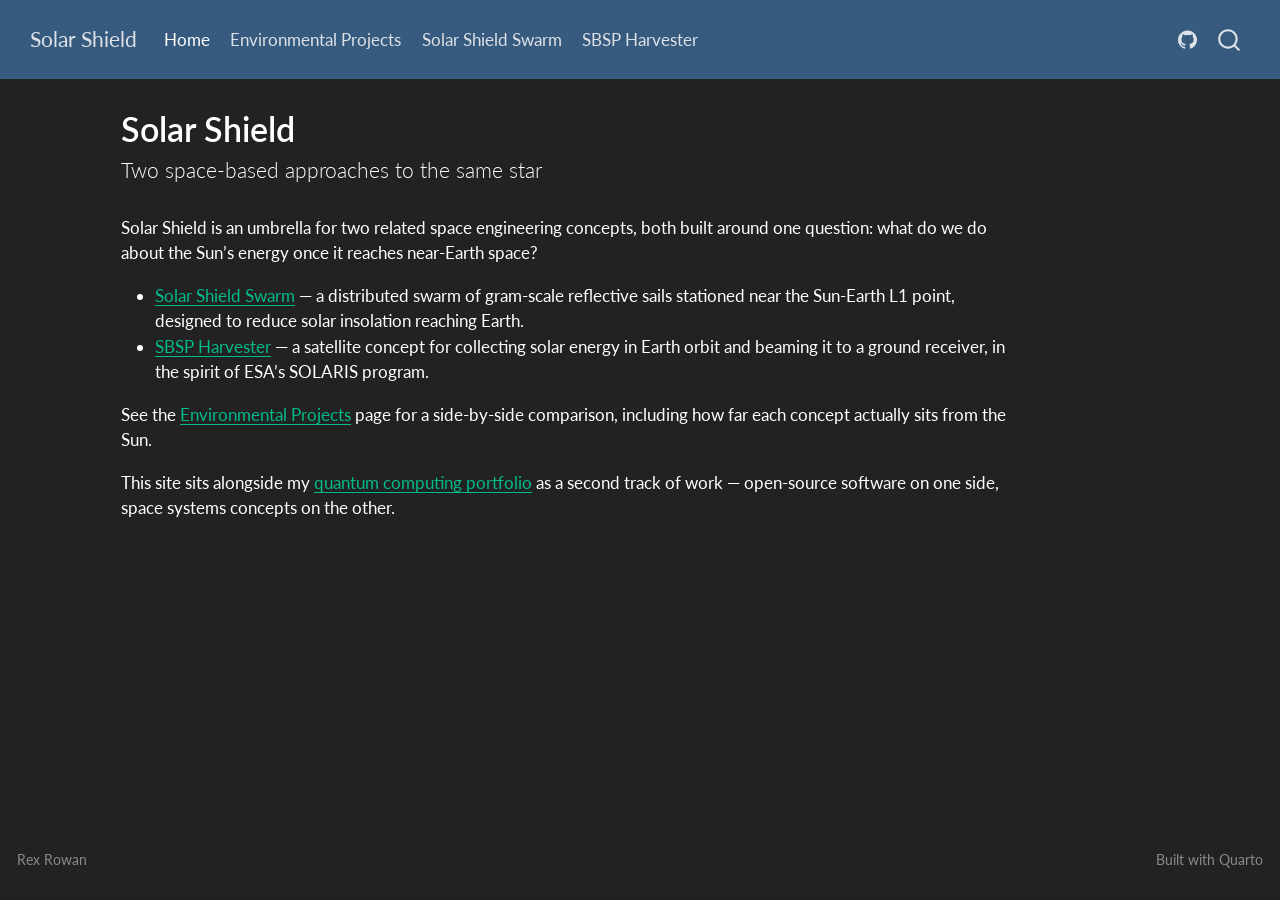
<file: index.html>
<!DOCTYPE html>
<html xmlns="http://www.w3.org/1999/xhtml" lang="en" xml:lang="en"><head>

<meta charset="utf-8">
<meta name="generator" content="quarto-1.10.18">

<meta name="viewport" content="width=device-width, initial-scale=1.0, user-scalable=yes">


<title>Solar Shield</title>
<style>
/* Default styles provided by pandoc.
** See https://pandoc.org/MANUAL.html#variables-for-html for config info.
*/
span.smallcaps{font-variant: small-caps;}
div.columns{display: flex; gap: 1.5em;}
div.column{flex: auto;}
@media screen {
div.columns{gap: min(4vw, 1.5em);}
div.column{overflow-x: auto;}
}
div.hanging-indent{margin-left: 1.5em; text-indent: -1.5em;}
ul.task-list{list-style: none;}
ul.task-list li input[type="checkbox"] {
  width: 0.8em;
  margin: 0 0.8em 0.2em -1em; /* quarto-specific, see https://github.com/quarto-dev/quarto-cli/issues/4556 */ 
  vertical-align: middle;
}
</style>


<script src="site_libs/quarto-nav/quarto-nav.js"></script>
<script src="site_libs/quarto-nav/headroom.min.js"></script>
<script src="site_libs/clipboard/clipboard.min.js"></script>
<script src="site_libs/quarto-search/autocomplete.umd.js"></script>
<script src="site_libs/quarto-search/fuse.min.js"></script>
<script src="site_libs/quarto-search/quarto-search.js"></script>
<meta name="quarto:offset" content="./">
<script src="site_libs/quarto-html/quarto.js" type="module"></script>
<script src="site_libs/quarto-html/tabsets/tabsets.js" type="module"></script>
<script src="site_libs/quarto-html/popper.min.js"></script>
<script src="site_libs/quarto-html/tippy.umd.min.js"></script>
<script src="site_libs/quarto-html/anchor.min.js"></script>
<link href="site_libs/quarto-html/tippy.css" rel="stylesheet">
<link href="site_libs/quarto-html/quarto-syntax-highlighting-dark-b85bc7c33db8c58e0ec93c3465666fed.css" rel="stylesheet" id="quarto-text-highlighting-styles">
<script src="site_libs/bootstrap/bootstrap.min.js"></script>
<link href="site_libs/bootstrap/bootstrap-icons.css" rel="stylesheet">
<link href="site_libs/bootstrap/bootstrap-150348b4c6590f64fe6a1a010df5c25d.min.css" rel="stylesheet" append-hash="true" id="quarto-bootstrap" data-mode="dark">
<script id="quarto-search-options" type="application/json">{
  "location": "navbar",
  "copy-button": false,
  "collapse-after": 3,
  "panel-placement": "end",
  "type": "overlay",
  "limit": 50,
  "keyboard-shortcut": [
    "f",
    "/",
    "s"
  ],
  "show-item-context": false,
  "language": {
    "search-no-results-text": "No results",
    "search-matching-documents-text": "matching documents",
    "search-copy-link-title": "Copy link to search",
    "search-hide-matches-text": "Hide additional matches",
    "search-more-match-text": "more match in this document",
    "search-more-matches-text": "more matches in this document",
    "search-clear-button-title": "Clear",
    "search-text-placeholder": "",
    "search-detached-cancel-button-title": "Cancel",
    "search-submit-button-title": "Submit",
    "search-label": "Search"
  }
}</script>


<link rel="stylesheet" href="styles.css">
</head>

<body class="nav-fixed quarto-light">

<div id="quarto-search-results"></div>
  <header id="quarto-header" class="headroom fixed-top">
    <nav class="navbar navbar-expand-lg " data-bs-theme="dark">
      <div class="navbar-container container-fluid">
      <div class="navbar-brand-container mx-auto">
    <a class="navbar-brand" href="./index.html">
    <span class="navbar-title">Solar Shield</span>
    </a>
  </div>
            <div id="quarto-search" class="" title="Search"></div>
          <button class="navbar-toggler" type="button" data-bs-toggle="collapse" data-bs-target="#navbarCollapse" aria-controls="navbarCollapse" role="menu" aria-expanded="false" aria-label="Toggle navigation" onclick="if (window.quartoToggleHeadroom) { window.quartoToggleHeadroom(); }">
  <span class="navbar-toggler-icon"></span>
</button>
          <div class="collapse navbar-collapse" id="navbarCollapse">
            <ul class="navbar-nav navbar-nav-scroll me-auto">
  <li class="nav-item">
    <a class="nav-link active" href="./index.html" aria-current="page"> 
<span class="menu-text">Home</span></a>
  </li>  
  <li class="nav-item">
    <a class="nav-link" href="./environmental-projects.html"> 
<span class="menu-text">Environmental Projects</span></a>
  </li>  
  <li class="nav-item">
    <a class="nav-link" href="./projects/solar-shield-swarm.html"> 
<span class="menu-text">Solar Shield Swarm</span></a>
  </li>  
  <li class="nav-item">
    <a class="nav-link" href="./projects/sbsp-harvester.html"> 
<span class="menu-text">SBSP Harvester</span></a>
  </li>  
</ul>
            <ul class="navbar-nav navbar-nav-scroll ms-auto">
  <li class="nav-item compact">
    <a class="nav-link" href="https://github.com/RexRowan"> <i class="bi bi-github" role="img">
</i> 
<span class="menu-text"></span></a>
  </li>  
</ul>
          </div> <!-- /navcollapse -->
            <div class="quarto-navbar-tools">
</div>
      </div> <!-- /container-fluid -->
    </nav>
</header>
<!-- content -->
<div id="quarto-content" class="quarto-container page-columns page-rows-contents page-layout-article page-navbar">
<!-- sidebar -->
<!-- margin-sidebar -->
    <div id="quarto-margin-sidebar" class="sidebar margin-sidebar zindex-bottom">
        
    </div>
<!-- main -->
<main class="content" id="quarto-document-content">

<header id="title-block-header" class="quarto-title-block default">
<div class="quarto-title">
<h1 class="title">Solar Shield</h1>
<p class="subtitle lead">Two space-based approaches to the same star</p>
</div>



<div class="quarto-title-meta">

    
  
    
  </div>
  


</header>


<p>Solar Shield is an umbrella for two related space engineering concepts, both built around one question: what do we do about the Sun’s energy once it reaches near-Earth space?</p>
<ul>
<li><strong><a href="./projects/solar-shield-swarm.html">Solar Shield Swarm</a></strong> — a distributed swarm of gram-scale reflective sails stationed near the Sun-Earth L1 point, designed to reduce solar insolation reaching Earth.</li>
<li><strong><a href="./projects/sbsp-harvester.html">SBSP Harvester</a></strong> — a satellite concept for collecting solar energy in Earth orbit and beaming it to a ground receiver, in the spirit of ESA’s SOLARIS program.</li>
</ul>
<p>See the <a href="./environmental-projects.html">Environmental Projects</a> page for a side-by-side comparison, including how far each concept actually sits from the Sun.</p>
<p>This site sits alongside my <a href="https://rexrowan.github.io/QPortfolio/">quantum computing portfolio</a> as a second track of work — open-source software on one side, space systems concepts on the other.</p>



</main> <!-- /main -->
<script id="quarto-html-after-body" type="application/javascript">
  window.document.addEventListener("DOMContentLoaded", function (event) {
    const icon = "";
    const anchorJS = new window.AnchorJS();
    anchorJS.options = {
      placement: 'right',
      icon: icon
    };
    anchorJS.add('.anchored');
    const isCodeAnnotation = (el) => {
      for (const clz of el.classList) {
        if (clz.startsWith('code-annotation-')) {                     
          return true;
        }
      }
      return false;
    }
    const onCopySuccess = function(e) {
      // button target
      const button = e.trigger;
      // don't keep focus
      button.blur();
      // flash "checked"
      button.classList.add('code-copy-button-checked');
      var currentTitle = button.getAttribute("title");
      button.setAttribute("title", "Copied!");
      let tooltip;
      if (window.bootstrap) {
        button.setAttribute("data-bs-toggle", "tooltip");
        button.setAttribute("data-bs-placement", "left");
        button.setAttribute("data-bs-title", "Copied!");
        tooltip = new bootstrap.Tooltip(button, 
          { trigger: "manual", 
            customClass: "code-copy-button-tooltip",
            offset: [0, -8]});
        tooltip.show();    
      }
      setTimeout(function() {
        if (tooltip) {
          tooltip.hide();
          button.removeAttribute("data-bs-title");
          button.removeAttribute("data-bs-toggle");
          button.removeAttribute("data-bs-placement");
        }
        button.setAttribute("title", currentTitle);
        button.classList.remove('code-copy-button-checked');
      }, 1000);
      // clear code selection
      e.clearSelection();
    }
    const getTextToCopy = function(trigger) {
      const outerScaffold = trigger.parentElement.cloneNode(true);
      const codeEl = outerScaffold.querySelector('code');
      for (const childEl of codeEl.children) {
        if (isCodeAnnotation(childEl)) {
          childEl.remove();
        }
      }
      return codeEl.innerText;
    }
    const clipboard = new window.ClipboardJS('.code-copy-button:not([data-in-quarto-modal])', {
      text: getTextToCopy
    });
    clipboard.on('success', onCopySuccess);
    if (window.document.getElementById('quarto-embedded-source-code-modal')) {
      const clipboardModal = new window.ClipboardJS('.code-copy-button[data-in-quarto-modal]', {
        text: getTextToCopy,
        container: window.document.getElementById('quarto-embedded-source-code-modal')
      });
      clipboardModal.on('success', onCopySuccess);
    }
      var localhostRegex = new RegExp(/^(?:http|https):\/\/localhost\:?[0-9]*\//);
      var mailtoRegex = new RegExp(/^mailto:/);
        var filterRegex = new RegExp("https:\/\/RexRowan\.github\.io\/Codex-Universe\/");
      var isInternal = (href) => {
          return filterRegex.test(href) || localhostRegex.test(href) || mailtoRegex.test(href);
      }
      // Inspect non-navigation links and adorn them if external
     var links = window.document.querySelectorAll('a[href]:not(.nav-link):not(.navbar-brand):not(.toc-action):not(.sidebar-link):not(.sidebar-item-toggle):not(.pagination-link):not(.no-external):not([aria-hidden]):not(.dropdown-item):not(.quarto-navigation-tool):not(.about-link)');
      for (var i=0; i<links.length; i++) {
        const link = links[i];
        if (!isInternal(link.href)) {
          // undo the damage that might have been done by quarto-nav.js in the case of
          // links that we want to consider external
          if (link.dataset.originalHref !== undefined) {
            link.href = link.dataset.originalHref;
          }
        }
      }
    function tippyHover(el, contentFn, onTriggerFn, onUntriggerFn) {
      const config = {
        allowHTML: true,
        maxWidth: 500,
        delay: 100,
        arrow: false,
        appendTo: function(el) {
            return el.parentElement;
        },
        interactive: true,
        interactiveBorder: 10,
        theme: 'quarto',
        placement: 'bottom-start',
      };
      if (contentFn) {
        config.content = contentFn;
      }
      if (onTriggerFn) {
        config.onTrigger = onTriggerFn;
      }
      if (onUntriggerFn) {
        config.onUntrigger = onUntriggerFn;
      }
      window.tippy(el, config); 
    }
    const noterefs = window.document.querySelectorAll('a[role="doc-noteref"]');
    for (var i=0; i<noterefs.length; i++) {
      const ref = noterefs[i];
      tippyHover(ref, function() {
        // use id or data attribute instead here
        let href = ref.getAttribute('data-footnote-href') || ref.getAttribute('href');
        try { href = new URL(href).hash; } catch {}
        const id = href.replace(/^#\/?/, "");
        const note = window.document.getElementById(id);
        if (note) {
          return note.innerHTML;
        } else {
          return "";
        }
      });
    }
    const xrefs = window.document.querySelectorAll('a.quarto-xref');
    const processXRef = (id, note) => {
      // Strip column container classes
      const stripColumnClz = (el) => {
        el.classList.remove("page-full", "page-columns");
        if (el.children) {
          for (const child of el.children) {
            stripColumnClz(child);
          }
        }
      }
      stripColumnClz(note)
      if (id === null || id.startsWith('sec-')) {
        // Special case sections, only their first couple elements
        const container = document.createElement("div");
        if (note.children && note.children.length > 2) {
          container.appendChild(note.children[0].cloneNode(true));
          for (let i = 1; i < note.children.length; i++) {
            const child = note.children[i];
            if (child.tagName === "P" && child.innerText === "") {
              continue;
            } else {
              container.appendChild(child.cloneNode(true));
              break;
            }
          }
          if (window.Quarto?.typesetMath) {
            window.Quarto.typesetMath(container);
          }
          return container.innerHTML
        } else {
          if (window.Quarto?.typesetMath) {
            window.Quarto.typesetMath(note);
          }
          return note.innerHTML;
        }
      } else {
        // Remove any anchor links if they are present
        const anchorLink = note.querySelector('a.anchorjs-link');
        if (anchorLink) {
          anchorLink.remove();
        }
        if (window.Quarto?.typesetMath) {
          window.Quarto.typesetMath(note);
        }
        if (note.classList.contains("callout")) {
          return note.outerHTML;
        } else {
          return note.innerHTML;
        }
      }
    }
    for (var i=0; i<xrefs.length; i++) {
      const xref = xrefs[i];
      tippyHover(xref, undefined, function(instance) {
        instance.disable();
        let url = xref.getAttribute('href');
        let hash = undefined; 
        if (url.startsWith('#')) {
          hash = url;
        } else {
          try { hash = new URL(url).hash; } catch {}
        }
        if (hash) {
          const id = hash.replace(/^#\/?/, "");
          const note = window.document.getElementById(id);
          if (note !== null) {
            try {
              const html = processXRef(id, note.cloneNode(true));
              instance.setContent(html);
            } finally {
              instance.enable();
              instance.show();
            }
          } else {
            // See if we can fetch this
            fetch(url.split('#')[0])
            .then(res => res.text())
            .then(html => {
              const parser = new DOMParser();
              const htmlDoc = parser.parseFromString(html, "text/html");
              const note = htmlDoc.getElementById(id);
              if (note !== null) {
                const html = processXRef(id, note);
                instance.setContent(html);
              } 
            }).finally(() => {
              instance.enable();
              instance.show();
            });
          }
        } else {
          // See if we can fetch a full url (with no hash to target)
          // This is a special case and we should probably do some content thinning / targeting
          fetch(url)
          .then(res => res.text())
          .then(html => {
            const parser = new DOMParser();
            const htmlDoc = parser.parseFromString(html, "text/html");
            const note = htmlDoc.querySelector('main.content');
            if (note !== null) {
              // This should only happen for chapter cross references
              // (since there is no id in the URL)
              // remove the first header
              if (note.children.length > 0 && note.children[0].tagName === "HEADER") {
                note.children[0].remove();
              }
              const html = processXRef(null, note);
              instance.setContent(html);
            } 
          }).finally(() => {
            instance.enable();
            instance.show();
          });
        }
      }, function(instance) {
      });
    }
        let selectedAnnoteEl;
        const selectorForAnnotation = ( cell, annotation) => {
          let cellAttr = 'data-code-cell="' + cell + '"';
          let lineAttr = 'data-code-annotation="' +  annotation + '"';
          const selector = 'span[' + cellAttr + '][' + lineAttr + ']';
          return selector;
        }
        const selectCodeLines = (annoteEl) => {
          const doc = window.document;
          const targetCell = annoteEl.getAttribute("data-target-cell");
          const targetAnnotation = annoteEl.getAttribute("data-target-annotation");
          const annoteSpan = window.document.querySelector(selectorForAnnotation(targetCell, targetAnnotation));
          const lines = annoteSpan.getAttribute("data-code-lines").split(",");
          const lineIds = lines.map((line) => {
            return targetCell + "-" + line;
          })
          let top = null;
          let height = null;
          let parent = null;
          if (lineIds.length > 0) {
              //compute the position of the single el (top and bottom and make a div)
              const el = window.document.getElementById(lineIds[0]);
              top = el.offsetTop;
              height = el.offsetHeight;
              parent = el.parentElement.parentElement;
            if (lineIds.length > 1) {
              const lastEl = window.document.getElementById(lineIds[lineIds.length - 1]);
              const bottom = lastEl.offsetTop + lastEl.offsetHeight;
              height = bottom - top;
            }
            if (top !== null && height !== null && parent !== null) {
              // cook up a div (if necessary) and position it 
              let div = window.document.getElementById("code-annotation-line-highlight");
              if (div === null) {
                div = window.document.createElement("div");
                div.setAttribute("id", "code-annotation-line-highlight");
                div.style.position = 'absolute';
                parent.appendChild(div);
              }
              div.style.top = top - 2 + "px";
              div.style.height = height + 4 + "px";
              div.style.left = 0;
              let gutterDiv = window.document.getElementById("code-annotation-line-highlight-gutter");
              if (gutterDiv === null) {
                gutterDiv = window.document.createElement("div");
                gutterDiv.setAttribute("id", "code-annotation-line-highlight-gutter");
                gutterDiv.style.position = 'absolute';
                const codeCell = window.document.getElementById(targetCell);
                const gutter = codeCell.querySelector('.code-annotation-gutter');
                gutter.appendChild(gutterDiv);
              }
              gutterDiv.style.top = top - 2 + "px";
              gutterDiv.style.height = height + 4 + "px";
            }
            selectedAnnoteEl = annoteEl;
          }
        };
        const unselectCodeLines = () => {
          const elementsIds = ["code-annotation-line-highlight", "code-annotation-line-highlight-gutter"];
          elementsIds.forEach((elId) => {
            const div = window.document.getElementById(elId);
            if (div) {
              div.remove();
            }
          });
          selectedAnnoteEl = undefined;
        };
          // Handle positioning of the toggle
      window.addEventListener(
        "resize",
        throttle(() => {
          elRect = undefined;
          if (selectedAnnoteEl) {
            selectCodeLines(selectedAnnoteEl);
          }
        }, 10)
      );
      function throttle(fn, ms) {
      let throttle = false;
      let timer;
        return (...args) => {
          if(!throttle) { // first call gets through
              fn.apply(this, args);
              throttle = true;
          } else { // all the others get throttled
              if(timer) clearTimeout(timer); // cancel #2
              timer = setTimeout(() => {
                fn.apply(this, args);
                timer = throttle = false;
              }, ms);
          }
        };
      }
        // Attach click handler to the DT
        const annoteDls = window.document.querySelectorAll('dt[data-target-cell]');
        for (const annoteDlNode of annoteDls) {
          annoteDlNode.addEventListener('click', (event) => {
            const clickedEl = event.target;
            if (clickedEl !== selectedAnnoteEl) {
              unselectCodeLines();
              const activeEl = window.document.querySelector('dt[data-target-cell].code-annotation-active');
              if (activeEl) {
                activeEl.classList.remove('code-annotation-active');
              }
              selectCodeLines(clickedEl);
              clickedEl.classList.add('code-annotation-active');
            } else {
              // Unselect the line
              unselectCodeLines();
              clickedEl.classList.remove('code-annotation-active');
            }
          });
        }
    const findCites = (el) => {
      const parentEl = el.parentElement;
      if (parentEl) {
        const cites = parentEl.dataset.cites;
        if (cites) {
          return {
            el,
            cites: cites.split(' ')
          };
        } else {
          return findCites(el.parentElement)
        }
      } else {
        return undefined;
      }
    };
    var bibliorefs = window.document.querySelectorAll('a[role="doc-biblioref"]');
    for (var i=0; i<bibliorefs.length; i++) {
      const ref = bibliorefs[i];
      const citeInfo = findCites(ref);
      if (citeInfo) {
        tippyHover(citeInfo.el, function() {
          var popup = window.document.createElement('div');
          citeInfo.cites.forEach(function(cite) {
            var citeDiv = window.document.createElement('div');
            citeDiv.classList.add('hanging-indent');
            citeDiv.classList.add('csl-entry');
            var biblioDiv = window.document.getElementById('ref-' + cite);
            if (biblioDiv) {
              citeDiv.innerHTML = biblioDiv.innerHTML;
            }
            popup.appendChild(citeDiv);
          });
          return popup.innerHTML;
        });
      }
    }
  });
  </script>
</div> <!-- /content -->
<footer class="footer">
  <div class="nav-footer">
    <div class="nav-footer-left">
<p>Rex Rowan</p>
</div>   
    <div class="nav-footer-center">
      &nbsp;
    </div>
    <div class="nav-footer-right">
<p>Built with Quarto</p>
</div>
  </div>
</footer>




</body></html>
</file>
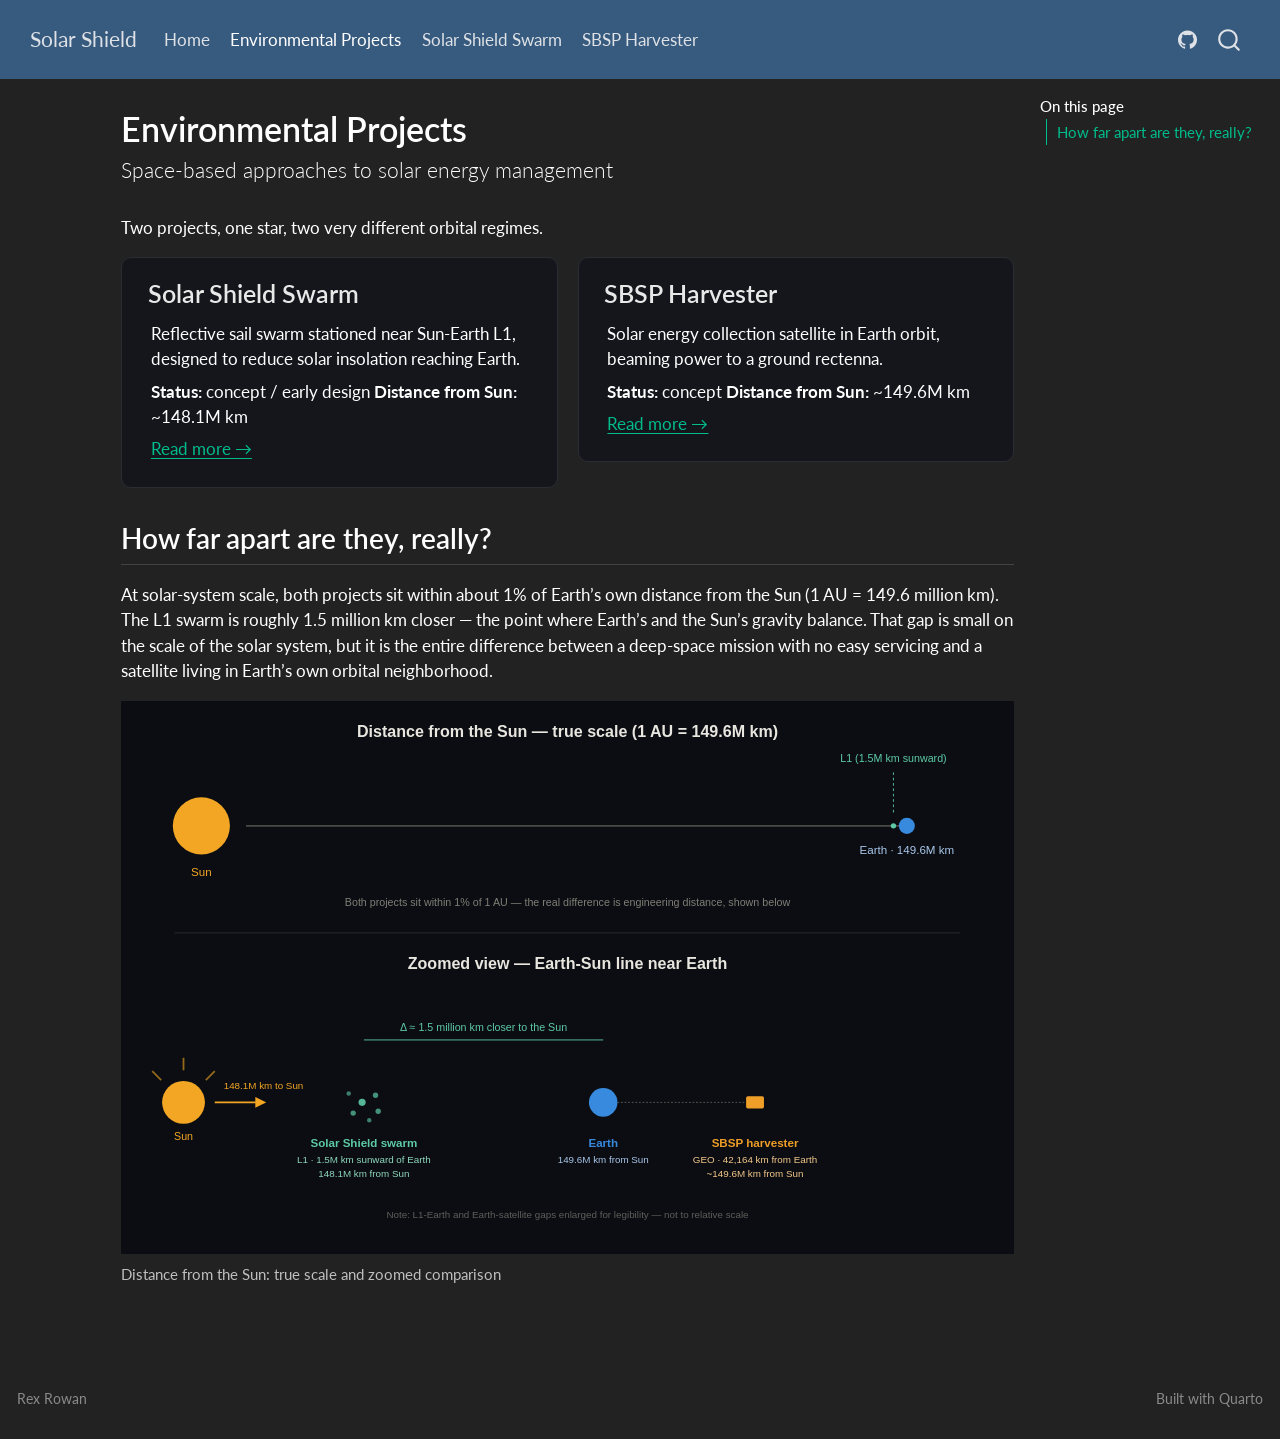
<file: environmental-projects.html>
<!DOCTYPE html>
<html xmlns="http://www.w3.org/1999/xhtml" lang="en" xml:lang="en"><head>

<meta charset="utf-8">
<meta name="generator" content="quarto-1.10.18">

<meta name="viewport" content="width=device-width, initial-scale=1.0, user-scalable=yes">


<title>Environmental Projects – Solar Shield</title>
<style>
/* Default styles provided by pandoc.
** See https://pandoc.org/MANUAL.html#variables-for-html for config info.
*/
span.smallcaps{font-variant: small-caps;}
div.columns{display: flex; gap: 1.5em;}
div.column{flex: auto;}
@media screen {
div.columns{gap: min(4vw, 1.5em);}
div.column{overflow-x: auto;}
}
div.hanging-indent{margin-left: 1.5em; text-indent: -1.5em;}
ul.task-list{list-style: none;}
ul.task-list li input[type="checkbox"] {
  width: 0.8em;
  margin: 0 0.8em 0.2em -1em; /* quarto-specific, see https://github.com/quarto-dev/quarto-cli/issues/4556 */ 
  vertical-align: middle;
}
</style>


<script src="site_libs/quarto-nav/quarto-nav.js"></script>
<script src="site_libs/quarto-nav/headroom.min.js"></script>
<script src="site_libs/clipboard/clipboard.min.js"></script>
<script src="site_libs/quarto-search/autocomplete.umd.js"></script>
<script src="site_libs/quarto-search/fuse.min.js"></script>
<script src="site_libs/quarto-search/quarto-search.js"></script>
<meta name="quarto:offset" content="./">
<script src="site_libs/quarto-html/quarto.js" type="module"></script>
<script src="site_libs/quarto-html/tabsets/tabsets.js" type="module"></script>
<script src="site_libs/quarto-html/popper.min.js"></script>
<script src="site_libs/quarto-html/tippy.umd.min.js"></script>
<script src="site_libs/quarto-html/anchor.min.js"></script>
<link href="site_libs/quarto-html/tippy.css" rel="stylesheet">
<link href="site_libs/quarto-html/quarto-syntax-highlighting-dark-b85bc7c33db8c58e0ec93c3465666fed.css" rel="stylesheet" id="quarto-text-highlighting-styles">
<script src="site_libs/bootstrap/bootstrap.min.js"></script>
<link href="site_libs/bootstrap/bootstrap-icons.css" rel="stylesheet">
<link href="site_libs/bootstrap/bootstrap-150348b4c6590f64fe6a1a010df5c25d.min.css" rel="stylesheet" append-hash="true" id="quarto-bootstrap" data-mode="dark">
<script id="quarto-search-options" type="application/json">{
  "location": "navbar",
  "copy-button": false,
  "collapse-after": 3,
  "panel-placement": "end",
  "type": "overlay",
  "limit": 50,
  "keyboard-shortcut": [
    "f",
    "/",
    "s"
  ],
  "show-item-context": false,
  "language": {
    "search-no-results-text": "No results",
    "search-matching-documents-text": "matching documents",
    "search-copy-link-title": "Copy link to search",
    "search-hide-matches-text": "Hide additional matches",
    "search-more-match-text": "more match in this document",
    "search-more-matches-text": "more matches in this document",
    "search-clear-button-title": "Clear",
    "search-text-placeholder": "",
    "search-detached-cancel-button-title": "Cancel",
    "search-submit-button-title": "Submit",
    "search-label": "Search"
  }
}</script>


<link rel="stylesheet" href="styles.css">
</head>

<body class="nav-fixed quarto-light">

<div id="quarto-search-results"></div>
  <header id="quarto-header" class="headroom fixed-top">
    <nav class="navbar navbar-expand-lg " data-bs-theme="dark">
      <div class="navbar-container container-fluid">
      <div class="navbar-brand-container mx-auto">
    <a class="navbar-brand" href="./index.html">
    <span class="navbar-title">Solar Shield</span>
    </a>
  </div>
            <div id="quarto-search" class="" title="Search"></div>
          <button class="navbar-toggler" type="button" data-bs-toggle="collapse" data-bs-target="#navbarCollapse" aria-controls="navbarCollapse" role="menu" aria-expanded="false" aria-label="Toggle navigation" onclick="if (window.quartoToggleHeadroom) { window.quartoToggleHeadroom(); }">
  <span class="navbar-toggler-icon"></span>
</button>
          <div class="collapse navbar-collapse" id="navbarCollapse">
            <ul class="navbar-nav navbar-nav-scroll me-auto">
  <li class="nav-item">
    <a class="nav-link" href="./index.html"> 
<span class="menu-text">Home</span></a>
  </li>  
  <li class="nav-item">
    <a class="nav-link active" href="./environmental-projects.html" aria-current="page"> 
<span class="menu-text">Environmental Projects</span></a>
  </li>  
  <li class="nav-item">
    <a class="nav-link" href="./projects/solar-shield-swarm.html"> 
<span class="menu-text">Solar Shield Swarm</span></a>
  </li>  
  <li class="nav-item">
    <a class="nav-link" href="./projects/sbsp-harvester.html"> 
<span class="menu-text">SBSP Harvester</span></a>
  </li>  
</ul>
            <ul class="navbar-nav navbar-nav-scroll ms-auto">
  <li class="nav-item compact">
    <a class="nav-link" href="https://github.com/RexRowan"> <i class="bi bi-github" role="img">
</i> 
<span class="menu-text"></span></a>
  </li>  
</ul>
          </div> <!-- /navcollapse -->
            <div class="quarto-navbar-tools">
</div>
      </div> <!-- /container-fluid -->
    </nav>
</header>
<!-- content -->
<div id="quarto-content" class="quarto-container page-columns page-rows-contents page-layout-article page-navbar">
<!-- sidebar -->
<!-- margin-sidebar -->
    <div id="quarto-margin-sidebar" class="sidebar margin-sidebar">
        <nav id="TOC" role="doc-toc" class="toc-active">
    <h2 id="toc-title">On this page</h2>
   
  <ul>
  <li><a href="#how-far-apart-are-they-really" id="toc-how-far-apart-are-they-really" class="nav-link active" data-scroll-target="#how-far-apart-are-they-really">How far apart are they, really?</a></li>
  </ul>
</nav>
    </div>
<!-- main -->
<main class="content" id="quarto-document-content">

<header id="title-block-header" class="quarto-title-block default">
<div class="quarto-title">
<h1 class="title">Environmental Projects</h1>
<p class="subtitle lead">Space-based approaches to solar energy management</p>
</div>



<div class="quarto-title-meta">

    
  
    
  </div>
  


</header>


<p>Two projects, one star, two very different orbital regimes.</p>
<div class="quarto-layout-panel" data-layout-ncol="2">
<div class="quarto-layout-row">
<section id="solar-shield-swarm" class="level3 card quarto-layout-cell" style="flex-basis: 50.0%;justify-content: flex-start;">
<h3 class="anchored" data-anchor-id="solar-shield-swarm">Solar Shield Swarm</h3>
<p>Reflective sail swarm stationed near Sun-Earth L1, designed to reduce solar insolation reaching Earth.</p>
<p><strong>Status:</strong> concept / early design <strong>Distance from Sun:</strong> ~148.1M km</p>
<p><a href="./projects/solar-shield-swarm.html">Read more →</a></p>
</section>
<section id="sbsp-harvester" class="level3 card quarto-layout-cell" style="flex-basis: 50.0%;justify-content: flex-start;">
<h3 class="anchored" data-anchor-id="sbsp-harvester">SBSP Harvester</h3>
<p>Solar energy collection satellite in Earth orbit, beaming power to a ground rectenna.</p>
<p><strong>Status:</strong> concept <strong>Distance from Sun:</strong> ~149.6M km</p>
<p><a href="./projects/sbsp-harvester.html">Read more →</a></p>
</section>
</div>
</div>
<section id="how-far-apart-are-they-really" class="level2">
<h2 class="anchored" data-anchor-id="how-far-apart-are-they-really">How far apart are they, really?</h2>
<p>At solar-system scale, both projects sit within about 1% of Earth’s own distance from the Sun (1 AU = 149.6 million km). The L1 swarm is roughly 1.5 million km closer — the point where Earth’s and the Sun’s gravity balance. That gap is small on the scale of the solar system, but it is the entire difference between a deep-space mission with no easy servicing and a satellite living in Earth’s own orbital neighborhood.</p>
<div class="quarto-figure quarto-figure-center">
<figure class="figure">
<p><img src="assets/solar-distance-comparison.svg" class="img-fluid figure-img" alt="Diagram comparing the Solar Shield swarm at L1 (148.1 million km from the Sun) and the SBSP harvester in Earth orbit (149.6 million km from the Sun)"></p>
<figcaption>Distance from the Sun: true scale and zoomed comparison</figcaption>
</figure>
</div>


</section>

</main> <!-- /main -->
<script id="quarto-html-after-body" type="application/javascript">
  window.document.addEventListener("DOMContentLoaded", function (event) {
    const icon = "";
    const anchorJS = new window.AnchorJS();
    anchorJS.options = {
      placement: 'right',
      icon: icon
    };
    anchorJS.add('.anchored');
    const isCodeAnnotation = (el) => {
      for (const clz of el.classList) {
        if (clz.startsWith('code-annotation-')) {                     
          return true;
        }
      }
      return false;
    }
    const onCopySuccess = function(e) {
      // button target
      const button = e.trigger;
      // don't keep focus
      button.blur();
      // flash "checked"
      button.classList.add('code-copy-button-checked');
      var currentTitle = button.getAttribute("title");
      button.setAttribute("title", "Copied!");
      let tooltip;
      if (window.bootstrap) {
        button.setAttribute("data-bs-toggle", "tooltip");
        button.setAttribute("data-bs-placement", "left");
        button.setAttribute("data-bs-title", "Copied!");
        tooltip = new bootstrap.Tooltip(button, 
          { trigger: "manual", 
            customClass: "code-copy-button-tooltip",
            offset: [0, -8]});
        tooltip.show();    
      }
      setTimeout(function() {
        if (tooltip) {
          tooltip.hide();
          button.removeAttribute("data-bs-title");
          button.removeAttribute("data-bs-toggle");
          button.removeAttribute("data-bs-placement");
        }
        button.setAttribute("title", currentTitle);
        button.classList.remove('code-copy-button-checked');
      }, 1000);
      // clear code selection
      e.clearSelection();
    }
    const getTextToCopy = function(trigger) {
      const outerScaffold = trigger.parentElement.cloneNode(true);
      const codeEl = outerScaffold.querySelector('code');
      for (const childEl of codeEl.children) {
        if (isCodeAnnotation(childEl)) {
          childEl.remove();
        }
      }
      return codeEl.innerText;
    }
    const clipboard = new window.ClipboardJS('.code-copy-button:not([data-in-quarto-modal])', {
      text: getTextToCopy
    });
    clipboard.on('success', onCopySuccess);
    if (window.document.getElementById('quarto-embedded-source-code-modal')) {
      const clipboardModal = new window.ClipboardJS('.code-copy-button[data-in-quarto-modal]', {
        text: getTextToCopy,
        container: window.document.getElementById('quarto-embedded-source-code-modal')
      });
      clipboardModal.on('success', onCopySuccess);
    }
      var localhostRegex = new RegExp(/^(?:http|https):\/\/localhost\:?[0-9]*\//);
      var mailtoRegex = new RegExp(/^mailto:/);
        var filterRegex = new RegExp("https:\/\/RexRowan\.github\.io\/Codex-Universe\/");
      var isInternal = (href) => {
          return filterRegex.test(href) || localhostRegex.test(href) || mailtoRegex.test(href);
      }
      // Inspect non-navigation links and adorn them if external
     var links = window.document.querySelectorAll('a[href]:not(.nav-link):not(.navbar-brand):not(.toc-action):not(.sidebar-link):not(.sidebar-item-toggle):not(.pagination-link):not(.no-external):not([aria-hidden]):not(.dropdown-item):not(.quarto-navigation-tool):not(.about-link)');
      for (var i=0; i<links.length; i++) {
        const link = links[i];
        if (!isInternal(link.href)) {
          // undo the damage that might have been done by quarto-nav.js in the case of
          // links that we want to consider external
          if (link.dataset.originalHref !== undefined) {
            link.href = link.dataset.originalHref;
          }
        }
      }
    function tippyHover(el, contentFn, onTriggerFn, onUntriggerFn) {
      const config = {
        allowHTML: true,
        maxWidth: 500,
        delay: 100,
        arrow: false,
        appendTo: function(el) {
            return el.parentElement;
        },
        interactive: true,
        interactiveBorder: 10,
        theme: 'quarto',
        placement: 'bottom-start',
      };
      if (contentFn) {
        config.content = contentFn;
      }
      if (onTriggerFn) {
        config.onTrigger = onTriggerFn;
      }
      if (onUntriggerFn) {
        config.onUntrigger = onUntriggerFn;
      }
      window.tippy(el, config); 
    }
    const noterefs = window.document.querySelectorAll('a[role="doc-noteref"]');
    for (var i=0; i<noterefs.length; i++) {
      const ref = noterefs[i];
      tippyHover(ref, function() {
        // use id or data attribute instead here
        let href = ref.getAttribute('data-footnote-href') || ref.getAttribute('href');
        try { href = new URL(href).hash; } catch {}
        const id = href.replace(/^#\/?/, "");
        const note = window.document.getElementById(id);
        if (note) {
          return note.innerHTML;
        } else {
          return "";
        }
      });
    }
    const xrefs = window.document.querySelectorAll('a.quarto-xref');
    const processXRef = (id, note) => {
      // Strip column container classes
      const stripColumnClz = (el) => {
        el.classList.remove("page-full", "page-columns");
        if (el.children) {
          for (const child of el.children) {
            stripColumnClz(child);
          }
        }
      }
      stripColumnClz(note)
      if (id === null || id.startsWith('sec-')) {
        // Special case sections, only their first couple elements
        const container = document.createElement("div");
        if (note.children && note.children.length > 2) {
          container.appendChild(note.children[0].cloneNode(true));
          for (let i = 1; i < note.children.length; i++) {
            const child = note.children[i];
            if (child.tagName === "P" && child.innerText === "") {
              continue;
            } else {
              container.appendChild(child.cloneNode(true));
              break;
            }
          }
          if (window.Quarto?.typesetMath) {
            window.Quarto.typesetMath(container);
          }
          return container.innerHTML
        } else {
          if (window.Quarto?.typesetMath) {
            window.Quarto.typesetMath(note);
          }
          return note.innerHTML;
        }
      } else {
        // Remove any anchor links if they are present
        const anchorLink = note.querySelector('a.anchorjs-link');
        if (anchorLink) {
          anchorLink.remove();
        }
        if (window.Quarto?.typesetMath) {
          window.Quarto.typesetMath(note);
        }
        if (note.classList.contains("callout")) {
          return note.outerHTML;
        } else {
          return note.innerHTML;
        }
      }
    }
    for (var i=0; i<xrefs.length; i++) {
      const xref = xrefs[i];
      tippyHover(xref, undefined, function(instance) {
        instance.disable();
        let url = xref.getAttribute('href');
        let hash = undefined; 
        if (url.startsWith('#')) {
          hash = url;
        } else {
          try { hash = new URL(url).hash; } catch {}
        }
        if (hash) {
          const id = hash.replace(/^#\/?/, "");
          const note = window.document.getElementById(id);
          if (note !== null) {
            try {
              const html = processXRef(id, note.cloneNode(true));
              instance.setContent(html);
            } finally {
              instance.enable();
              instance.show();
            }
          } else {
            // See if we can fetch this
            fetch(url.split('#')[0])
            .then(res => res.text())
            .then(html => {
              const parser = new DOMParser();
              const htmlDoc = parser.parseFromString(html, "text/html");
              const note = htmlDoc.getElementById(id);
              if (note !== null) {
                const html = processXRef(id, note);
                instance.setContent(html);
              } 
            }).finally(() => {
              instance.enable();
              instance.show();
            });
          }
        } else {
          // See if we can fetch a full url (with no hash to target)
          // This is a special case and we should probably do some content thinning / targeting
          fetch(url)
          .then(res => res.text())
          .then(html => {
            const parser = new DOMParser();
            const htmlDoc = parser.parseFromString(html, "text/html");
            const note = htmlDoc.querySelector('main.content');
            if (note !== null) {
              // This should only happen for chapter cross references
              // (since there is no id in the URL)
              // remove the first header
              if (note.children.length > 0 && note.children[0].tagName === "HEADER") {
                note.children[0].remove();
              }
              const html = processXRef(null, note);
              instance.setContent(html);
            } 
          }).finally(() => {
            instance.enable();
            instance.show();
          });
        }
      }, function(instance) {
      });
    }
        let selectedAnnoteEl;
        const selectorForAnnotation = ( cell, annotation) => {
          let cellAttr = 'data-code-cell="' + cell + '"';
          let lineAttr = 'data-code-annotation="' +  annotation + '"';
          const selector = 'span[' + cellAttr + '][' + lineAttr + ']';
          return selector;
        }
        const selectCodeLines = (annoteEl) => {
          const doc = window.document;
          const targetCell = annoteEl.getAttribute("data-target-cell");
          const targetAnnotation = annoteEl.getAttribute("data-target-annotation");
          const annoteSpan = window.document.querySelector(selectorForAnnotation(targetCell, targetAnnotation));
          const lines = annoteSpan.getAttribute("data-code-lines").split(",");
          const lineIds = lines.map((line) => {
            return targetCell + "-" + line;
          })
          let top = null;
          let height = null;
          let parent = null;
          if (lineIds.length > 0) {
              //compute the position of the single el (top and bottom and make a div)
              const el = window.document.getElementById(lineIds[0]);
              top = el.offsetTop;
              height = el.offsetHeight;
              parent = el.parentElement.parentElement;
            if (lineIds.length > 1) {
              const lastEl = window.document.getElementById(lineIds[lineIds.length - 1]);
              const bottom = lastEl.offsetTop + lastEl.offsetHeight;
              height = bottom - top;
            }
            if (top !== null && height !== null && parent !== null) {
              // cook up a div (if necessary) and position it 
              let div = window.document.getElementById("code-annotation-line-highlight");
              if (div === null) {
                div = window.document.createElement("div");
                div.setAttribute("id", "code-annotation-line-highlight");
                div.style.position = 'absolute';
                parent.appendChild(div);
              }
              div.style.top = top - 2 + "px";
              div.style.height = height + 4 + "px";
              div.style.left = 0;
              let gutterDiv = window.document.getElementById("code-annotation-line-highlight-gutter");
              if (gutterDiv === null) {
                gutterDiv = window.document.createElement("div");
                gutterDiv.setAttribute("id", "code-annotation-line-highlight-gutter");
                gutterDiv.style.position = 'absolute';
                const codeCell = window.document.getElementById(targetCell);
                const gutter = codeCell.querySelector('.code-annotation-gutter');
                gutter.appendChild(gutterDiv);
              }
              gutterDiv.style.top = top - 2 + "px";
              gutterDiv.style.height = height + 4 + "px";
            }
            selectedAnnoteEl = annoteEl;
          }
        };
        const unselectCodeLines = () => {
          const elementsIds = ["code-annotation-line-highlight", "code-annotation-line-highlight-gutter"];
          elementsIds.forEach((elId) => {
            const div = window.document.getElementById(elId);
            if (div) {
              div.remove();
            }
          });
          selectedAnnoteEl = undefined;
        };
          // Handle positioning of the toggle
      window.addEventListener(
        "resize",
        throttle(() => {
          elRect = undefined;
          if (selectedAnnoteEl) {
            selectCodeLines(selectedAnnoteEl);
          }
        }, 10)
      );
      function throttle(fn, ms) {
      let throttle = false;
      let timer;
        return (...args) => {
          if(!throttle) { // first call gets through
              fn.apply(this, args);
              throttle = true;
          } else { // all the others get throttled
              if(timer) clearTimeout(timer); // cancel #2
              timer = setTimeout(() => {
                fn.apply(this, args);
                timer = throttle = false;
              }, ms);
          }
        };
      }
        // Attach click handler to the DT
        const annoteDls = window.document.querySelectorAll('dt[data-target-cell]');
        for (const annoteDlNode of annoteDls) {
          annoteDlNode.addEventListener('click', (event) => {
            const clickedEl = event.target;
            if (clickedEl !== selectedAnnoteEl) {
              unselectCodeLines();
              const activeEl = window.document.querySelector('dt[data-target-cell].code-annotation-active');
              if (activeEl) {
                activeEl.classList.remove('code-annotation-active');
              }
              selectCodeLines(clickedEl);
              clickedEl.classList.add('code-annotation-active');
            } else {
              // Unselect the line
              unselectCodeLines();
              clickedEl.classList.remove('code-annotation-active');
            }
          });
        }
    const findCites = (el) => {
      const parentEl = el.parentElement;
      if (parentEl) {
        const cites = parentEl.dataset.cites;
        if (cites) {
          return {
            el,
            cites: cites.split(' ')
          };
        } else {
          return findCites(el.parentElement)
        }
      } else {
        return undefined;
      }
    };
    var bibliorefs = window.document.querySelectorAll('a[role="doc-biblioref"]');
    for (var i=0; i<bibliorefs.length; i++) {
      const ref = bibliorefs[i];
      const citeInfo = findCites(ref);
      if (citeInfo) {
        tippyHover(citeInfo.el, function() {
          var popup = window.document.createElement('div');
          citeInfo.cites.forEach(function(cite) {
            var citeDiv = window.document.createElement('div');
            citeDiv.classList.add('hanging-indent');
            citeDiv.classList.add('csl-entry');
            var biblioDiv = window.document.getElementById('ref-' + cite);
            if (biblioDiv) {
              citeDiv.innerHTML = biblioDiv.innerHTML;
            }
            popup.appendChild(citeDiv);
          });
          return popup.innerHTML;
        });
      }
    }
  });
  </script>
</div> <!-- /content -->
<footer class="footer">
  <div class="nav-footer">
    <div class="nav-footer-left">
<p>Rex Rowan</p>
</div>   
    <div class="nav-footer-center">
      &nbsp;
    </div>
    <div class="nav-footer-right">
<p>Built with Quarto</p>
</div>
  </div>
</footer>




</body></html>
</file>
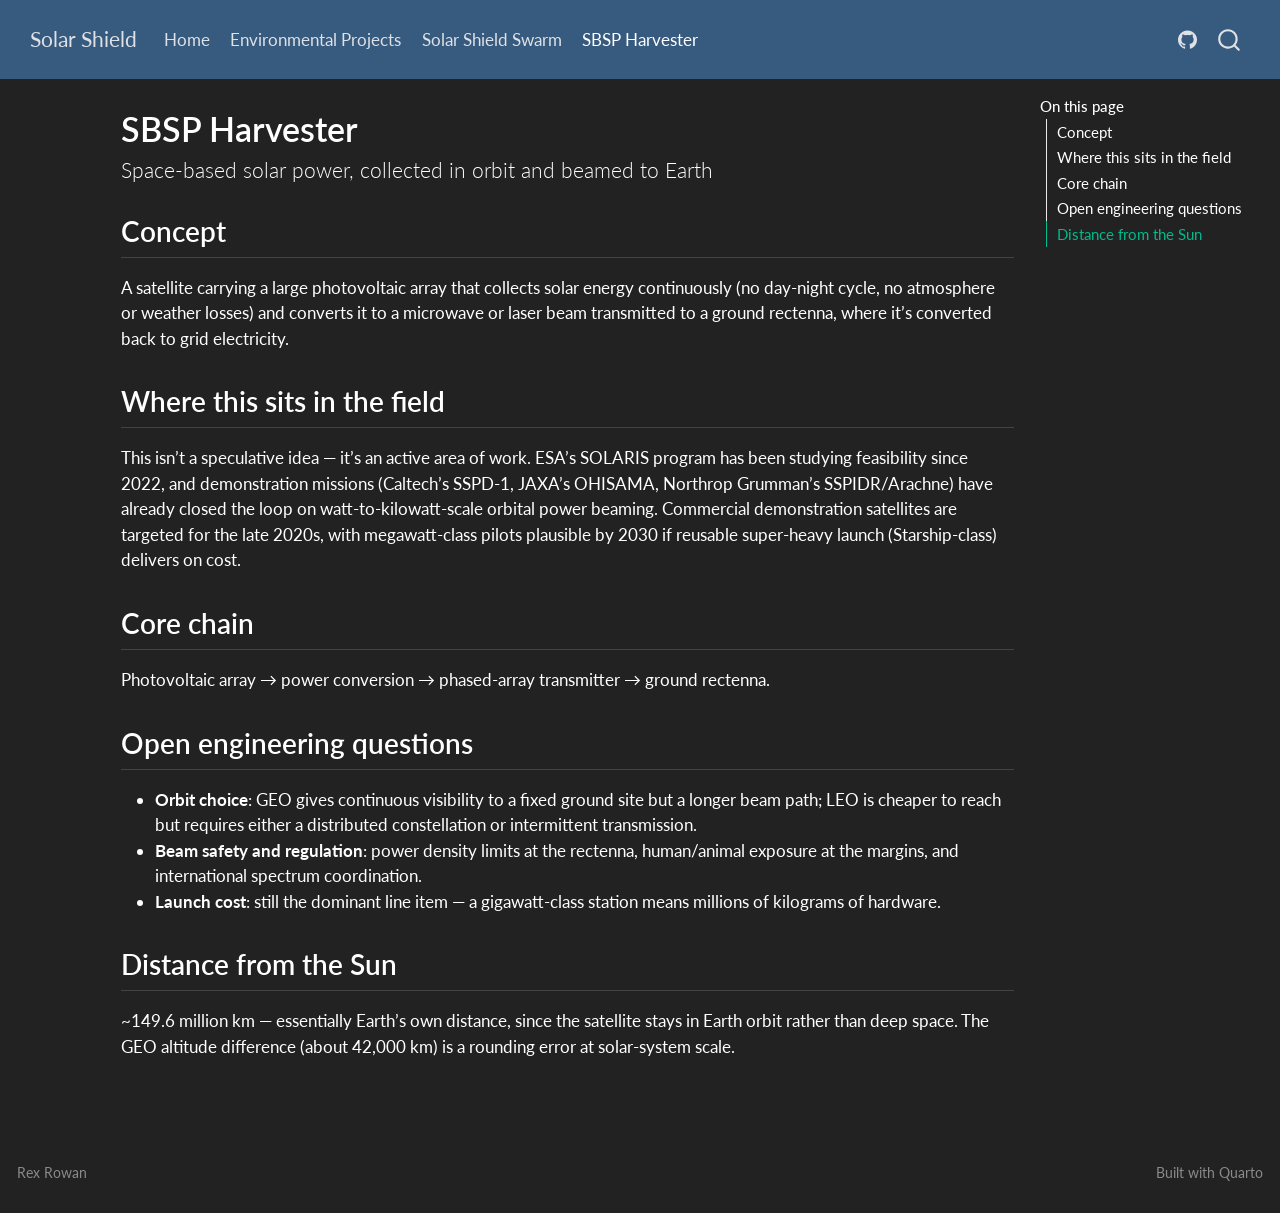
<file: projects/sbsp-harvester.html>
<!DOCTYPE html>
<html xmlns="http://www.w3.org/1999/xhtml" lang="en" xml:lang="en"><head>

<meta charset="utf-8">
<meta name="generator" content="quarto-1.10.18">

<meta name="viewport" content="width=device-width, initial-scale=1.0, user-scalable=yes">


<title>SBSP Harvester – Solar Shield</title>
<style>
/* Default styles provided by pandoc.
** See https://pandoc.org/MANUAL.html#variables-for-html for config info.
*/
span.smallcaps{font-variant: small-caps;}
div.columns{display: flex; gap: 1.5em;}
div.column{flex: auto;}
@media screen {
div.columns{gap: min(4vw, 1.5em);}
div.column{overflow-x: auto;}
}
div.hanging-indent{margin-left: 1.5em; text-indent: -1.5em;}
ul.task-list{list-style: none;}
ul.task-list li input[type="checkbox"] {
  width: 0.8em;
  margin: 0 0.8em 0.2em -1em; /* quarto-specific, see https://github.com/quarto-dev/quarto-cli/issues/4556 */ 
  vertical-align: middle;
}
</style>


<script src="../site_libs/quarto-nav/quarto-nav.js"></script>
<script src="../site_libs/quarto-nav/headroom.min.js"></script>
<script src="../site_libs/clipboard/clipboard.min.js"></script>
<script src="../site_libs/quarto-search/autocomplete.umd.js"></script>
<script src="../site_libs/quarto-search/fuse.min.js"></script>
<script src="../site_libs/quarto-search/quarto-search.js"></script>
<meta name="quarto:offset" content="../">
<script src="../site_libs/quarto-html/quarto.js" type="module"></script>
<script src="../site_libs/quarto-html/tabsets/tabsets.js" type="module"></script>
<script src="../site_libs/quarto-html/popper.min.js"></script>
<script src="../site_libs/quarto-html/tippy.umd.min.js"></script>
<script src="../site_libs/quarto-html/anchor.min.js"></script>
<link href="../site_libs/quarto-html/tippy.css" rel="stylesheet">
<link href="../site_libs/quarto-html/quarto-syntax-highlighting-dark-b85bc7c33db8c58e0ec93c3465666fed.css" rel="stylesheet" id="quarto-text-highlighting-styles">
<script src="../site_libs/bootstrap/bootstrap.min.js"></script>
<link href="../site_libs/bootstrap/bootstrap-icons.css" rel="stylesheet">
<link href="../site_libs/bootstrap/bootstrap-150348b4c6590f64fe6a1a010df5c25d.min.css" rel="stylesheet" append-hash="true" id="quarto-bootstrap" data-mode="dark">
<script id="quarto-search-options" type="application/json">{
  "location": "navbar",
  "copy-button": false,
  "collapse-after": 3,
  "panel-placement": "end",
  "type": "overlay",
  "limit": 50,
  "keyboard-shortcut": [
    "f",
    "/",
    "s"
  ],
  "show-item-context": false,
  "language": {
    "search-no-results-text": "No results",
    "search-matching-documents-text": "matching documents",
    "search-copy-link-title": "Copy link to search",
    "search-hide-matches-text": "Hide additional matches",
    "search-more-match-text": "more match in this document",
    "search-more-matches-text": "more matches in this document",
    "search-clear-button-title": "Clear",
    "search-text-placeholder": "",
    "search-detached-cancel-button-title": "Cancel",
    "search-submit-button-title": "Submit",
    "search-label": "Search"
  }
}</script>


<link rel="stylesheet" href="../styles.css">
</head>

<body class="nav-fixed quarto-light">

<div id="quarto-search-results"></div>
  <header id="quarto-header" class="headroom fixed-top">
    <nav class="navbar navbar-expand-lg " data-bs-theme="dark">
      <div class="navbar-container container-fluid">
      <div class="navbar-brand-container mx-auto">
    <a class="navbar-brand" href="../index.html">
    <span class="navbar-title">Solar Shield</span>
    </a>
  </div>
            <div id="quarto-search" class="" title="Search"></div>
          <button class="navbar-toggler" type="button" data-bs-toggle="collapse" data-bs-target="#navbarCollapse" aria-controls="navbarCollapse" role="menu" aria-expanded="false" aria-label="Toggle navigation" onclick="if (window.quartoToggleHeadroom) { window.quartoToggleHeadroom(); }">
  <span class="navbar-toggler-icon"></span>
</button>
          <div class="collapse navbar-collapse" id="navbarCollapse">
            <ul class="navbar-nav navbar-nav-scroll me-auto">
  <li class="nav-item">
    <a class="nav-link" href="../index.html"> 
<span class="menu-text">Home</span></a>
  </li>  
  <li class="nav-item">
    <a class="nav-link" href="../environmental-projects.html"> 
<span class="menu-text">Environmental Projects</span></a>
  </li>  
  <li class="nav-item">
    <a class="nav-link" href="../projects/solar-shield-swarm.html"> 
<span class="menu-text">Solar Shield Swarm</span></a>
  </li>  
  <li class="nav-item">
    <a class="nav-link active" href="../projects/sbsp-harvester.html" aria-current="page"> 
<span class="menu-text">SBSP Harvester</span></a>
  </li>  
</ul>
            <ul class="navbar-nav navbar-nav-scroll ms-auto">
  <li class="nav-item compact">
    <a class="nav-link" href="https://github.com/RexRowan"> <i class="bi bi-github" role="img">
</i> 
<span class="menu-text"></span></a>
  </li>  
</ul>
          </div> <!-- /navcollapse -->
            <div class="quarto-navbar-tools">
</div>
      </div> <!-- /container-fluid -->
    </nav>
</header>
<!-- content -->
<div id="quarto-content" class="quarto-container page-columns page-rows-contents page-layout-article page-navbar">
<!-- sidebar -->
<!-- margin-sidebar -->
    <div id="quarto-margin-sidebar" class="sidebar margin-sidebar">
        <nav id="TOC" role="doc-toc" class="toc-active">
    <h2 id="toc-title">On this page</h2>
   
  <ul>
  <li><a href="#concept" id="toc-concept" class="nav-link active" data-scroll-target="#concept">Concept</a></li>
  <li><a href="#where-this-sits-in-the-field" id="toc-where-this-sits-in-the-field" class="nav-link" data-scroll-target="#where-this-sits-in-the-field">Where this sits in the field</a></li>
  <li><a href="#core-chain" id="toc-core-chain" class="nav-link" data-scroll-target="#core-chain">Core chain</a></li>
  <li><a href="#open-engineering-questions" id="toc-open-engineering-questions" class="nav-link" data-scroll-target="#open-engineering-questions">Open engineering questions</a></li>
  <li><a href="#distance-from-the-sun" id="toc-distance-from-the-sun" class="nav-link" data-scroll-target="#distance-from-the-sun">Distance from the Sun</a></li>
  </ul>
</nav>
    </div>
<!-- main -->
<main class="content" id="quarto-document-content">

<header id="title-block-header" class="quarto-title-block default">
<div class="quarto-title">
<h1 class="title">SBSP Harvester</h1>
<p class="subtitle lead">Space-based solar power, collected in orbit and beamed to Earth</p>
</div>



<div class="quarto-title-meta">

    
  
    
  </div>
  


</header>


<section id="concept" class="level2">
<h2 class="anchored" data-anchor-id="concept">Concept</h2>
<p>A satellite carrying a large photovoltaic array that collects solar energy continuously (no day-night cycle, no atmosphere or weather losses) and converts it to a microwave or laser beam transmitted to a ground rectenna, where it’s converted back to grid electricity.</p>
</section>
<section id="where-this-sits-in-the-field" class="level2">
<h2 class="anchored" data-anchor-id="where-this-sits-in-the-field">Where this sits in the field</h2>
<p>This isn’t a speculative idea — it’s an active area of work. ESA’s SOLARIS program has been studying feasibility since 2022, and demonstration missions (Caltech’s SSPD-1, JAXA’s OHISAMA, Northrop Grumman’s SSPIDR/Arachne) have already closed the loop on watt-to-kilowatt-scale orbital power beaming. Commercial demonstration satellites are targeted for the late 2020s, with megawatt-class pilots plausible by 2030 if reusable super-heavy launch (Starship-class) delivers on cost.</p>
</section>
<section id="core-chain" class="level2">
<h2 class="anchored" data-anchor-id="core-chain">Core chain</h2>
<p>Photovoltaic array → power conversion → phased-array transmitter → ground rectenna.</p>
</section>
<section id="open-engineering-questions" class="level2">
<h2 class="anchored" data-anchor-id="open-engineering-questions">Open engineering questions</h2>
<ul>
<li><strong>Orbit choice</strong>: GEO gives continuous visibility to a fixed ground site but a longer beam path; LEO is cheaper to reach but requires either a distributed constellation or intermittent transmission.</li>
<li><strong>Beam safety and regulation</strong>: power density limits at the rectenna, human/animal exposure at the margins, and international spectrum coordination.</li>
<li><strong>Launch cost</strong>: still the dominant line item — a gigawatt-class station means millions of kilograms of hardware.</li>
</ul>
</section>
<section id="distance-from-the-sun" class="level2">
<h2 class="anchored" data-anchor-id="distance-from-the-sun">Distance from the Sun</h2>
<p>~149.6 million km — essentially Earth’s own distance, since the satellite stays in Earth orbit rather than deep space. The GEO altitude difference (about 42,000 km) is a rounding error at solar-system scale.</p>


</section>

</main> <!-- /main -->
<script id="quarto-html-after-body" type="application/javascript">
  window.document.addEventListener("DOMContentLoaded", function (event) {
    const icon = "";
    const anchorJS = new window.AnchorJS();
    anchorJS.options = {
      placement: 'right',
      icon: icon
    };
    anchorJS.add('.anchored');
    const isCodeAnnotation = (el) => {
      for (const clz of el.classList) {
        if (clz.startsWith('code-annotation-')) {                     
          return true;
        }
      }
      return false;
    }
    const onCopySuccess = function(e) {
      // button target
      const button = e.trigger;
      // don't keep focus
      button.blur();
      // flash "checked"
      button.classList.add('code-copy-button-checked');
      var currentTitle = button.getAttribute("title");
      button.setAttribute("title", "Copied!");
      let tooltip;
      if (window.bootstrap) {
        button.setAttribute("data-bs-toggle", "tooltip");
        button.setAttribute("data-bs-placement", "left");
        button.setAttribute("data-bs-title", "Copied!");
        tooltip = new bootstrap.Tooltip(button, 
          { trigger: "manual", 
            customClass: "code-copy-button-tooltip",
            offset: [0, -8]});
        tooltip.show();    
      }
      setTimeout(function() {
        if (tooltip) {
          tooltip.hide();
          button.removeAttribute("data-bs-title");
          button.removeAttribute("data-bs-toggle");
          button.removeAttribute("data-bs-placement");
        }
        button.setAttribute("title", currentTitle);
        button.classList.remove('code-copy-button-checked');
      }, 1000);
      // clear code selection
      e.clearSelection();
    }
    const getTextToCopy = function(trigger) {
      const outerScaffold = trigger.parentElement.cloneNode(true);
      const codeEl = outerScaffold.querySelector('code');
      for (const childEl of codeEl.children) {
        if (isCodeAnnotation(childEl)) {
          childEl.remove();
        }
      }
      return codeEl.innerText;
    }
    const clipboard = new window.ClipboardJS('.code-copy-button:not([data-in-quarto-modal])', {
      text: getTextToCopy
    });
    clipboard.on('success', onCopySuccess);
    if (window.document.getElementById('quarto-embedded-source-code-modal')) {
      const clipboardModal = new window.ClipboardJS('.code-copy-button[data-in-quarto-modal]', {
        text: getTextToCopy,
        container: window.document.getElementById('quarto-embedded-source-code-modal')
      });
      clipboardModal.on('success', onCopySuccess);
    }
      var localhostRegex = new RegExp(/^(?:http|https):\/\/localhost\:?[0-9]*\//);
      var mailtoRegex = new RegExp(/^mailto:/);
        var filterRegex = new RegExp("https:\/\/RexRowan\.github\.io\/Codex-Universe\/");
      var isInternal = (href) => {
          return filterRegex.test(href) || localhostRegex.test(href) || mailtoRegex.test(href);
      }
      // Inspect non-navigation links and adorn them if external
     var links = window.document.querySelectorAll('a[href]:not(.nav-link):not(.navbar-brand):not(.toc-action):not(.sidebar-link):not(.sidebar-item-toggle):not(.pagination-link):not(.no-external):not([aria-hidden]):not(.dropdown-item):not(.quarto-navigation-tool):not(.about-link)');
      for (var i=0; i<links.length; i++) {
        const link = links[i];
        if (!isInternal(link.href)) {
          // undo the damage that might have been done by quarto-nav.js in the case of
          // links that we want to consider external
          if (link.dataset.originalHref !== undefined) {
            link.href = link.dataset.originalHref;
          }
        }
      }
    function tippyHover(el, contentFn, onTriggerFn, onUntriggerFn) {
      const config = {
        allowHTML: true,
        maxWidth: 500,
        delay: 100,
        arrow: false,
        appendTo: function(el) {
            return el.parentElement;
        },
        interactive: true,
        interactiveBorder: 10,
        theme: 'quarto',
        placement: 'bottom-start',
      };
      if (contentFn) {
        config.content = contentFn;
      }
      if (onTriggerFn) {
        config.onTrigger = onTriggerFn;
      }
      if (onUntriggerFn) {
        config.onUntrigger = onUntriggerFn;
      }
      window.tippy(el, config); 
    }
    const noterefs = window.document.querySelectorAll('a[role="doc-noteref"]');
    for (var i=0; i<noterefs.length; i++) {
      const ref = noterefs[i];
      tippyHover(ref, function() {
        // use id or data attribute instead here
        let href = ref.getAttribute('data-footnote-href') || ref.getAttribute('href');
        try { href = new URL(href).hash; } catch {}
        const id = href.replace(/^#\/?/, "");
        const note = window.document.getElementById(id);
        if (note) {
          return note.innerHTML;
        } else {
          return "";
        }
      });
    }
    const xrefs = window.document.querySelectorAll('a.quarto-xref');
    const processXRef = (id, note) => {
      // Strip column container classes
      const stripColumnClz = (el) => {
        el.classList.remove("page-full", "page-columns");
        if (el.children) {
          for (const child of el.children) {
            stripColumnClz(child);
          }
        }
      }
      stripColumnClz(note)
      if (id === null || id.startsWith('sec-')) {
        // Special case sections, only their first couple elements
        const container = document.createElement("div");
        if (note.children && note.children.length > 2) {
          container.appendChild(note.children[0].cloneNode(true));
          for (let i = 1; i < note.children.length; i++) {
            const child = note.children[i];
            if (child.tagName === "P" && child.innerText === "") {
              continue;
            } else {
              container.appendChild(child.cloneNode(true));
              break;
            }
          }
          if (window.Quarto?.typesetMath) {
            window.Quarto.typesetMath(container);
          }
          return container.innerHTML
        } else {
          if (window.Quarto?.typesetMath) {
            window.Quarto.typesetMath(note);
          }
          return note.innerHTML;
        }
      } else {
        // Remove any anchor links if they are present
        const anchorLink = note.querySelector('a.anchorjs-link');
        if (anchorLink) {
          anchorLink.remove();
        }
        if (window.Quarto?.typesetMath) {
          window.Quarto.typesetMath(note);
        }
        if (note.classList.contains("callout")) {
          return note.outerHTML;
        } else {
          return note.innerHTML;
        }
      }
    }
    for (var i=0; i<xrefs.length; i++) {
      const xref = xrefs[i];
      tippyHover(xref, undefined, function(instance) {
        instance.disable();
        let url = xref.getAttribute('href');
        let hash = undefined; 
        if (url.startsWith('#')) {
          hash = url;
        } else {
          try { hash = new URL(url).hash; } catch {}
        }
        if (hash) {
          const id = hash.replace(/^#\/?/, "");
          const note = window.document.getElementById(id);
          if (note !== null) {
            try {
              const html = processXRef(id, note.cloneNode(true));
              instance.setContent(html);
            } finally {
              instance.enable();
              instance.show();
            }
          } else {
            // See if we can fetch this
            fetch(url.split('#')[0])
            .then(res => res.text())
            .then(html => {
              const parser = new DOMParser();
              const htmlDoc = parser.parseFromString(html, "text/html");
              const note = htmlDoc.getElementById(id);
              if (note !== null) {
                const html = processXRef(id, note);
                instance.setContent(html);
              } 
            }).finally(() => {
              instance.enable();
              instance.show();
            });
          }
        } else {
          // See if we can fetch a full url (with no hash to target)
          // This is a special case and we should probably do some content thinning / targeting
          fetch(url)
          .then(res => res.text())
          .then(html => {
            const parser = new DOMParser();
            const htmlDoc = parser.parseFromString(html, "text/html");
            const note = htmlDoc.querySelector('main.content');
            if (note !== null) {
              // This should only happen for chapter cross references
              // (since there is no id in the URL)
              // remove the first header
              if (note.children.length > 0 && note.children[0].tagName === "HEADER") {
                note.children[0].remove();
              }
              const html = processXRef(null, note);
              instance.setContent(html);
            } 
          }).finally(() => {
            instance.enable();
            instance.show();
          });
        }
      }, function(instance) {
      });
    }
        let selectedAnnoteEl;
        const selectorForAnnotation = ( cell, annotation) => {
          let cellAttr = 'data-code-cell="' + cell + '"';
          let lineAttr = 'data-code-annotation="' +  annotation + '"';
          const selector = 'span[' + cellAttr + '][' + lineAttr + ']';
          return selector;
        }
        const selectCodeLines = (annoteEl) => {
          const doc = window.document;
          const targetCell = annoteEl.getAttribute("data-target-cell");
          const targetAnnotation = annoteEl.getAttribute("data-target-annotation");
          const annoteSpan = window.document.querySelector(selectorForAnnotation(targetCell, targetAnnotation));
          const lines = annoteSpan.getAttribute("data-code-lines").split(",");
          const lineIds = lines.map((line) => {
            return targetCell + "-" + line;
          })
          let top = null;
          let height = null;
          let parent = null;
          if (lineIds.length > 0) {
              //compute the position of the single el (top and bottom and make a div)
              const el = window.document.getElementById(lineIds[0]);
              top = el.offsetTop;
              height = el.offsetHeight;
              parent = el.parentElement.parentElement;
            if (lineIds.length > 1) {
              const lastEl = window.document.getElementById(lineIds[lineIds.length - 1]);
              const bottom = lastEl.offsetTop + lastEl.offsetHeight;
              height = bottom - top;
            }
            if (top !== null && height !== null && parent !== null) {
              // cook up a div (if necessary) and position it 
              let div = window.document.getElementById("code-annotation-line-highlight");
              if (div === null) {
                div = window.document.createElement("div");
                div.setAttribute("id", "code-annotation-line-highlight");
                div.style.position = 'absolute';
                parent.appendChild(div);
              }
              div.style.top = top - 2 + "px";
              div.style.height = height + 4 + "px";
              div.style.left = 0;
              let gutterDiv = window.document.getElementById("code-annotation-line-highlight-gutter");
              if (gutterDiv === null) {
                gutterDiv = window.document.createElement("div");
                gutterDiv.setAttribute("id", "code-annotation-line-highlight-gutter");
                gutterDiv.style.position = 'absolute';
                const codeCell = window.document.getElementById(targetCell);
                const gutter = codeCell.querySelector('.code-annotation-gutter');
                gutter.appendChild(gutterDiv);
              }
              gutterDiv.style.top = top - 2 + "px";
              gutterDiv.style.height = height + 4 + "px";
            }
            selectedAnnoteEl = annoteEl;
          }
        };
        const unselectCodeLines = () => {
          const elementsIds = ["code-annotation-line-highlight", "code-annotation-line-highlight-gutter"];
          elementsIds.forEach((elId) => {
            const div = window.document.getElementById(elId);
            if (div) {
              div.remove();
            }
          });
          selectedAnnoteEl = undefined;
        };
          // Handle positioning of the toggle
      window.addEventListener(
        "resize",
        throttle(() => {
          elRect = undefined;
          if (selectedAnnoteEl) {
            selectCodeLines(selectedAnnoteEl);
          }
        }, 10)
      );
      function throttle(fn, ms) {
      let throttle = false;
      let timer;
        return (...args) => {
          if(!throttle) { // first call gets through
              fn.apply(this, args);
              throttle = true;
          } else { // all the others get throttled
              if(timer) clearTimeout(timer); // cancel #2
              timer = setTimeout(() => {
                fn.apply(this, args);
                timer = throttle = false;
              }, ms);
          }
        };
      }
        // Attach click handler to the DT
        const annoteDls = window.document.querySelectorAll('dt[data-target-cell]');
        for (const annoteDlNode of annoteDls) {
          annoteDlNode.addEventListener('click', (event) => {
            const clickedEl = event.target;
            if (clickedEl !== selectedAnnoteEl) {
              unselectCodeLines();
              const activeEl = window.document.querySelector('dt[data-target-cell].code-annotation-active');
              if (activeEl) {
                activeEl.classList.remove('code-annotation-active');
              }
              selectCodeLines(clickedEl);
              clickedEl.classList.add('code-annotation-active');
            } else {
              // Unselect the line
              unselectCodeLines();
              clickedEl.classList.remove('code-annotation-active');
            }
          });
        }
    const findCites = (el) => {
      const parentEl = el.parentElement;
      if (parentEl) {
        const cites = parentEl.dataset.cites;
        if (cites) {
          return {
            el,
            cites: cites.split(' ')
          };
        } else {
          return findCites(el.parentElement)
        }
      } else {
        return undefined;
      }
    };
    var bibliorefs = window.document.querySelectorAll('a[role="doc-biblioref"]');
    for (var i=0; i<bibliorefs.length; i++) {
      const ref = bibliorefs[i];
      const citeInfo = findCites(ref);
      if (citeInfo) {
        tippyHover(citeInfo.el, function() {
          var popup = window.document.createElement('div');
          citeInfo.cites.forEach(function(cite) {
            var citeDiv = window.document.createElement('div');
            citeDiv.classList.add('hanging-indent');
            citeDiv.classList.add('csl-entry');
            var biblioDiv = window.document.getElementById('ref-' + cite);
            if (biblioDiv) {
              citeDiv.innerHTML = biblioDiv.innerHTML;
            }
            popup.appendChild(citeDiv);
          });
          return popup.innerHTML;
        });
      }
    }
  });
  </script>
</div> <!-- /content -->
<footer class="footer">
  <div class="nav-footer">
    <div class="nav-footer-left">
<p>Rex Rowan</p>
</div>   
    <div class="nav-footer-center">
      &nbsp;
    </div>
    <div class="nav-footer-right">
<p>Built with Quarto</p>
</div>
  </div>
</footer>




</body></html>
</file>
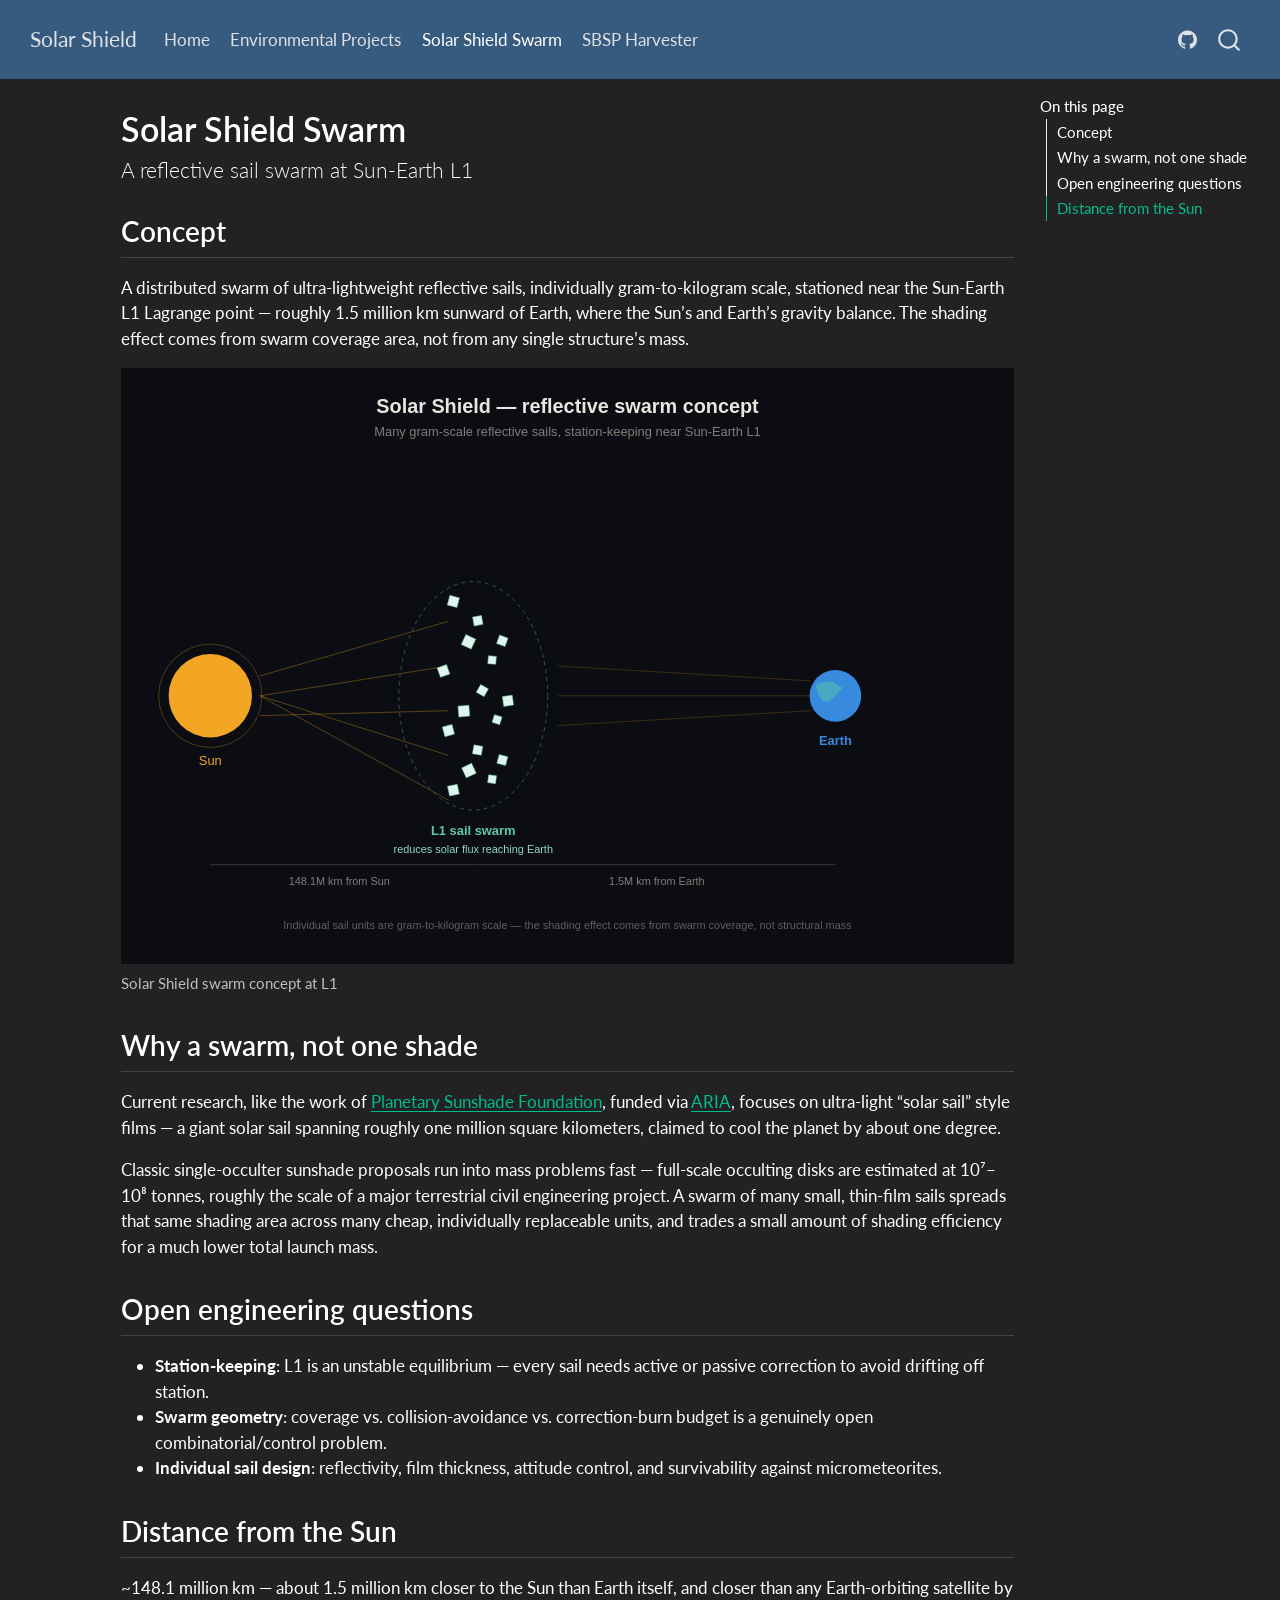
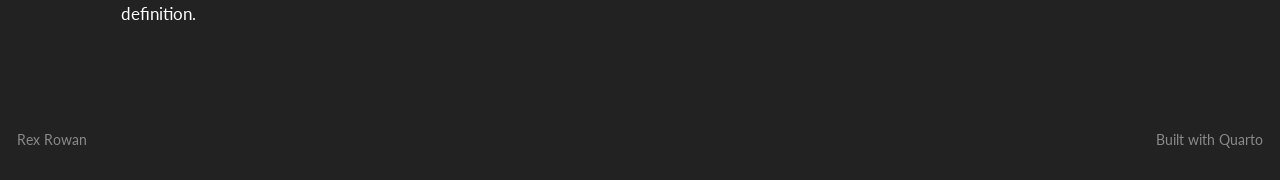
<file: projects/solar-shield-swarm.html>
<!DOCTYPE html>
<html xmlns="http://www.w3.org/1999/xhtml" lang="en" xml:lang="en"><head>

<meta charset="utf-8">
<meta name="generator" content="quarto-1.10.18">

<meta name="viewport" content="width=device-width, initial-scale=1.0, user-scalable=yes">


<title>Solar Shield Swarm – Solar Shield</title>
<style>
/* Default styles provided by pandoc.
** See https://pandoc.org/MANUAL.html#variables-for-html for config info.
*/
span.smallcaps{font-variant: small-caps;}
div.columns{display: flex; gap: 1.5em;}
div.column{flex: auto;}
@media screen {
div.columns{gap: min(4vw, 1.5em);}
div.column{overflow-x: auto;}
}
div.hanging-indent{margin-left: 1.5em; text-indent: -1.5em;}
ul.task-list{list-style: none;}
ul.task-list li input[type="checkbox"] {
  width: 0.8em;
  margin: 0 0.8em 0.2em -1em; /* quarto-specific, see https://github.com/quarto-dev/quarto-cli/issues/4556 */ 
  vertical-align: middle;
}
</style>


<script src="../site_libs/quarto-nav/quarto-nav.js"></script>
<script src="../site_libs/quarto-nav/headroom.min.js"></script>
<script src="../site_libs/clipboard/clipboard.min.js"></script>
<script src="../site_libs/quarto-search/autocomplete.umd.js"></script>
<script src="../site_libs/quarto-search/fuse.min.js"></script>
<script src="../site_libs/quarto-search/quarto-search.js"></script>
<meta name="quarto:offset" content="../">
<script src="../site_libs/quarto-html/quarto.js" type="module"></script>
<script src="../site_libs/quarto-html/tabsets/tabsets.js" type="module"></script>
<script src="../site_libs/quarto-html/popper.min.js"></script>
<script src="../site_libs/quarto-html/tippy.umd.min.js"></script>
<script src="../site_libs/quarto-html/anchor.min.js"></script>
<link href="../site_libs/quarto-html/tippy.css" rel="stylesheet">
<link href="../site_libs/quarto-html/quarto-syntax-highlighting-dark-b85bc7c33db8c58e0ec93c3465666fed.css" rel="stylesheet" id="quarto-text-highlighting-styles">
<script src="../site_libs/bootstrap/bootstrap.min.js"></script>
<link href="../site_libs/bootstrap/bootstrap-icons.css" rel="stylesheet">
<link href="../site_libs/bootstrap/bootstrap-150348b4c6590f64fe6a1a010df5c25d.min.css" rel="stylesheet" append-hash="true" id="quarto-bootstrap" data-mode="dark">
<script id="quarto-search-options" type="application/json">{
  "location": "navbar",
  "copy-button": false,
  "collapse-after": 3,
  "panel-placement": "end",
  "type": "overlay",
  "limit": 50,
  "keyboard-shortcut": [
    "f",
    "/",
    "s"
  ],
  "show-item-context": false,
  "language": {
    "search-no-results-text": "No results",
    "search-matching-documents-text": "matching documents",
    "search-copy-link-title": "Copy link to search",
    "search-hide-matches-text": "Hide additional matches",
    "search-more-match-text": "more match in this document",
    "search-more-matches-text": "more matches in this document",
    "search-clear-button-title": "Clear",
    "search-text-placeholder": "",
    "search-detached-cancel-button-title": "Cancel",
    "search-submit-button-title": "Submit",
    "search-label": "Search"
  }
}</script>


<link rel="stylesheet" href="../styles.css">
</head>

<body class="nav-fixed quarto-light">

<div id="quarto-search-results"></div>
  <header id="quarto-header" class="headroom fixed-top">
    <nav class="navbar navbar-expand-lg " data-bs-theme="dark">
      <div class="navbar-container container-fluid">
      <div class="navbar-brand-container mx-auto">
    <a class="navbar-brand" href="../index.html">
    <span class="navbar-title">Solar Shield</span>
    </a>
  </div>
            <div id="quarto-search" class="" title="Search"></div>
          <button class="navbar-toggler" type="button" data-bs-toggle="collapse" data-bs-target="#navbarCollapse" aria-controls="navbarCollapse" role="menu" aria-expanded="false" aria-label="Toggle navigation" onclick="if (window.quartoToggleHeadroom) { window.quartoToggleHeadroom(); }">
  <span class="navbar-toggler-icon"></span>
</button>
          <div class="collapse navbar-collapse" id="navbarCollapse">
            <ul class="navbar-nav navbar-nav-scroll me-auto">
  <li class="nav-item">
    <a class="nav-link" href="../index.html"> 
<span class="menu-text">Home</span></a>
  </li>  
  <li class="nav-item">
    <a class="nav-link" href="../environmental-projects.html"> 
<span class="menu-text">Environmental Projects</span></a>
  </li>  
  <li class="nav-item">
    <a class="nav-link active" href="../projects/solar-shield-swarm.html" aria-current="page"> 
<span class="menu-text">Solar Shield Swarm</span></a>
  </li>  
  <li class="nav-item">
    <a class="nav-link" href="../projects/sbsp-harvester.html"> 
<span class="menu-text">SBSP Harvester</span></a>
  </li>  
</ul>
            <ul class="navbar-nav navbar-nav-scroll ms-auto">
  <li class="nav-item compact">
    <a class="nav-link" href="https://github.com/RexRowan"> <i class="bi bi-github" role="img">
</i> 
<span class="menu-text"></span></a>
  </li>  
</ul>
          </div> <!-- /navcollapse -->
            <div class="quarto-navbar-tools">
</div>
      </div> <!-- /container-fluid -->
    </nav>
</header>
<!-- content -->
<div id="quarto-content" class="quarto-container page-columns page-rows-contents page-layout-article page-navbar">
<!-- sidebar -->
<!-- margin-sidebar -->
    <div id="quarto-margin-sidebar" class="sidebar margin-sidebar">
        <nav id="TOC" role="doc-toc" class="toc-active">
    <h2 id="toc-title">On this page</h2>
   
  <ul>
  <li><a href="#concept" id="toc-concept" class="nav-link active" data-scroll-target="#concept">Concept</a></li>
  <li><a href="#why-a-swarm-not-one-shade" id="toc-why-a-swarm-not-one-shade" class="nav-link" data-scroll-target="#why-a-swarm-not-one-shade">Why a swarm, not one shade</a></li>
  <li><a href="#open-engineering-questions" id="toc-open-engineering-questions" class="nav-link" data-scroll-target="#open-engineering-questions">Open engineering questions</a></li>
  <li><a href="#distance-from-the-sun" id="toc-distance-from-the-sun" class="nav-link" data-scroll-target="#distance-from-the-sun">Distance from the Sun</a></li>
  </ul>
</nav>
    </div>
<!-- main -->
<main class="content" id="quarto-document-content">

<header id="title-block-header" class="quarto-title-block default">
<div class="quarto-title">
<h1 class="title">Solar Shield Swarm</h1>
<p class="subtitle lead">A reflective sail swarm at Sun-Earth L1</p>
</div>



<div class="quarto-title-meta">

    
  
    
  </div>
  


</header>


<section id="concept" class="level2">
<h2 class="anchored" data-anchor-id="concept">Concept</h2>
<p>A distributed swarm of ultra-lightweight reflective sails, individually gram-to-kilogram scale, stationed near the Sun-Earth L1 Lagrange point — roughly 1.5 million km sunward of Earth, where the Sun’s and Earth’s gravity balance. The shading effect comes from swarm coverage area, not from any single structure’s mass.</p>
<div class="quarto-figure quarto-figure-center">
<figure class="figure">
<p><img src="../assets/solar-sail-swarm-l1.svg" class="img-fluid figure-img" alt="Illustration of many small reflective sails clustered near Earth's L1 point, partially blocking sunlight from reaching Earth"></p>
<figcaption>Solar Shield swarm concept at L1</figcaption>
</figure>
</div>
</section>
<section id="why-a-swarm-not-one-shade" class="level2">
<h2 class="anchored" data-anchor-id="why-a-swarm-not-one-shade">Why a swarm, not one shade</h2>
<p>Current research, like the work of <a href="https://planetarysunshade.org/">Planetary Sunshade Foundation</a>, funded via <a href="https://aria.org.uk/">ARIA</a>, focuses on ultra-light “solar sail” style films — a giant solar sail spanning roughly one million square kilometers, claimed to cool the planet by about one degree.</p>
<p>Classic single-occulter sunshade proposals run into mass problems fast — full-scale occulting disks are estimated at 10⁷–10⁸ tonnes, roughly the scale of a major terrestrial civil engineering project. A swarm of many small, thin-film sails spreads that same shading area across many cheap, individually replaceable units, and trades a small amount of shading efficiency for a much lower total launch mass.</p>
</section>
<section id="open-engineering-questions" class="level2">
<h2 class="anchored" data-anchor-id="open-engineering-questions">Open engineering questions</h2>
<ul>
<li><strong>Station-keeping</strong>: L1 is an unstable equilibrium — every sail needs active or passive correction to avoid drifting off station.</li>
<li><strong>Swarm geometry</strong>: coverage vs.&nbsp;collision-avoidance vs.&nbsp;correction-burn budget is a genuinely open combinatorial/control problem.</li>
<li><strong>Individual sail design</strong>: reflectivity, film thickness, attitude control, and survivability against micrometeorites.</li>
</ul>
</section>
<section id="distance-from-the-sun" class="level2">
<h2 class="anchored" data-anchor-id="distance-from-the-sun">Distance from the Sun</h2>
<p>~148.1 million km — about 1.5 million km closer to the Sun than Earth itself, and closer than any Earth-orbiting satellite by definition.</p>


</section>

</main> <!-- /main -->
<script id="quarto-html-after-body" type="application/javascript">
  window.document.addEventListener("DOMContentLoaded", function (event) {
    const icon = "";
    const anchorJS = new window.AnchorJS();
    anchorJS.options = {
      placement: 'right',
      icon: icon
    };
    anchorJS.add('.anchored');
    const isCodeAnnotation = (el) => {
      for (const clz of el.classList) {
        if (clz.startsWith('code-annotation-')) {                     
          return true;
        }
      }
      return false;
    }
    const onCopySuccess = function(e) {
      // button target
      const button = e.trigger;
      // don't keep focus
      button.blur();
      // flash "checked"
      button.classList.add('code-copy-button-checked');
      var currentTitle = button.getAttribute("title");
      button.setAttribute("title", "Copied!");
      let tooltip;
      if (window.bootstrap) {
        button.setAttribute("data-bs-toggle", "tooltip");
        button.setAttribute("data-bs-placement", "left");
        button.setAttribute("data-bs-title", "Copied!");
        tooltip = new bootstrap.Tooltip(button, 
          { trigger: "manual", 
            customClass: "code-copy-button-tooltip",
            offset: [0, -8]});
        tooltip.show();    
      }
      setTimeout(function() {
        if (tooltip) {
          tooltip.hide();
          button.removeAttribute("data-bs-title");
          button.removeAttribute("data-bs-toggle");
          button.removeAttribute("data-bs-placement");
        }
        button.setAttribute("title", currentTitle);
        button.classList.remove('code-copy-button-checked');
      }, 1000);
      // clear code selection
      e.clearSelection();
    }
    const getTextToCopy = function(trigger) {
      const outerScaffold = trigger.parentElement.cloneNode(true);
      const codeEl = outerScaffold.querySelector('code');
      for (const childEl of codeEl.children) {
        if (isCodeAnnotation(childEl)) {
          childEl.remove();
        }
      }
      return codeEl.innerText;
    }
    const clipboard = new window.ClipboardJS('.code-copy-button:not([data-in-quarto-modal])', {
      text: getTextToCopy
    });
    clipboard.on('success', onCopySuccess);
    if (window.document.getElementById('quarto-embedded-source-code-modal')) {
      const clipboardModal = new window.ClipboardJS('.code-copy-button[data-in-quarto-modal]', {
        text: getTextToCopy,
        container: window.document.getElementById('quarto-embedded-source-code-modal')
      });
      clipboardModal.on('success', onCopySuccess);
    }
      var localhostRegex = new RegExp(/^(?:http|https):\/\/localhost\:?[0-9]*\//);
      var mailtoRegex = new RegExp(/^mailto:/);
        var filterRegex = new RegExp("https:\/\/RexRowan\.github\.io\/Codex-Universe\/");
      var isInternal = (href) => {
          return filterRegex.test(href) || localhostRegex.test(href) || mailtoRegex.test(href);
      }
      // Inspect non-navigation links and adorn them if external
     var links = window.document.querySelectorAll('a[href]:not(.nav-link):not(.navbar-brand):not(.toc-action):not(.sidebar-link):not(.sidebar-item-toggle):not(.pagination-link):not(.no-external):not([aria-hidden]):not(.dropdown-item):not(.quarto-navigation-tool):not(.about-link)');
      for (var i=0; i<links.length; i++) {
        const link = links[i];
        if (!isInternal(link.href)) {
          // undo the damage that might have been done by quarto-nav.js in the case of
          // links that we want to consider external
          if (link.dataset.originalHref !== undefined) {
            link.href = link.dataset.originalHref;
          }
        }
      }
    function tippyHover(el, contentFn, onTriggerFn, onUntriggerFn) {
      const config = {
        allowHTML: true,
        maxWidth: 500,
        delay: 100,
        arrow: false,
        appendTo: function(el) {
            return el.parentElement;
        },
        interactive: true,
        interactiveBorder: 10,
        theme: 'quarto',
        placement: 'bottom-start',
      };
      if (contentFn) {
        config.content = contentFn;
      }
      if (onTriggerFn) {
        config.onTrigger = onTriggerFn;
      }
      if (onUntriggerFn) {
        config.onUntrigger = onUntriggerFn;
      }
      window.tippy(el, config); 
    }
    const noterefs = window.document.querySelectorAll('a[role="doc-noteref"]');
    for (var i=0; i<noterefs.length; i++) {
      const ref = noterefs[i];
      tippyHover(ref, function() {
        // use id or data attribute instead here
        let href = ref.getAttribute('data-footnote-href') || ref.getAttribute('href');
        try { href = new URL(href).hash; } catch {}
        const id = href.replace(/^#\/?/, "");
        const note = window.document.getElementById(id);
        if (note) {
          return note.innerHTML;
        } else {
          return "";
        }
      });
    }
    const xrefs = window.document.querySelectorAll('a.quarto-xref');
    const processXRef = (id, note) => {
      // Strip column container classes
      const stripColumnClz = (el) => {
        el.classList.remove("page-full", "page-columns");
        if (el.children) {
          for (const child of el.children) {
            stripColumnClz(child);
          }
        }
      }
      stripColumnClz(note)
      if (id === null || id.startsWith('sec-')) {
        // Special case sections, only their first couple elements
        const container = document.createElement("div");
        if (note.children && note.children.length > 2) {
          container.appendChild(note.children[0].cloneNode(true));
          for (let i = 1; i < note.children.length; i++) {
            const child = note.children[i];
            if (child.tagName === "P" && child.innerText === "") {
              continue;
            } else {
              container.appendChild(child.cloneNode(true));
              break;
            }
          }
          if (window.Quarto?.typesetMath) {
            window.Quarto.typesetMath(container);
          }
          return container.innerHTML
        } else {
          if (window.Quarto?.typesetMath) {
            window.Quarto.typesetMath(note);
          }
          return note.innerHTML;
        }
      } else {
        // Remove any anchor links if they are present
        const anchorLink = note.querySelector('a.anchorjs-link');
        if (anchorLink) {
          anchorLink.remove();
        }
        if (window.Quarto?.typesetMath) {
          window.Quarto.typesetMath(note);
        }
        if (note.classList.contains("callout")) {
          return note.outerHTML;
        } else {
          return note.innerHTML;
        }
      }
    }
    for (var i=0; i<xrefs.length; i++) {
      const xref = xrefs[i];
      tippyHover(xref, undefined, function(instance) {
        instance.disable();
        let url = xref.getAttribute('href');
        let hash = undefined; 
        if (url.startsWith('#')) {
          hash = url;
        } else {
          try { hash = new URL(url).hash; } catch {}
        }
        if (hash) {
          const id = hash.replace(/^#\/?/, "");
          const note = window.document.getElementById(id);
          if (note !== null) {
            try {
              const html = processXRef(id, note.cloneNode(true));
              instance.setContent(html);
            } finally {
              instance.enable();
              instance.show();
            }
          } else {
            // See if we can fetch this
            fetch(url.split('#')[0])
            .then(res => res.text())
            .then(html => {
              const parser = new DOMParser();
              const htmlDoc = parser.parseFromString(html, "text/html");
              const note = htmlDoc.getElementById(id);
              if (note !== null) {
                const html = processXRef(id, note);
                instance.setContent(html);
              } 
            }).finally(() => {
              instance.enable();
              instance.show();
            });
          }
        } else {
          // See if we can fetch a full url (with no hash to target)
          // This is a special case and we should probably do some content thinning / targeting
          fetch(url)
          .then(res => res.text())
          .then(html => {
            const parser = new DOMParser();
            const htmlDoc = parser.parseFromString(html, "text/html");
            const note = htmlDoc.querySelector('main.content');
            if (note !== null) {
              // This should only happen for chapter cross references
              // (since there is no id in the URL)
              // remove the first header
              if (note.children.length > 0 && note.children[0].tagName === "HEADER") {
                note.children[0].remove();
              }
              const html = processXRef(null, note);
              instance.setContent(html);
            } 
          }).finally(() => {
            instance.enable();
            instance.show();
          });
        }
      }, function(instance) {
      });
    }
        let selectedAnnoteEl;
        const selectorForAnnotation = ( cell, annotation) => {
          let cellAttr = 'data-code-cell="' + cell + '"';
          let lineAttr = 'data-code-annotation="' +  annotation + '"';
          const selector = 'span[' + cellAttr + '][' + lineAttr + ']';
          return selector;
        }
        const selectCodeLines = (annoteEl) => {
          const doc = window.document;
          const targetCell = annoteEl.getAttribute("data-target-cell");
          const targetAnnotation = annoteEl.getAttribute("data-target-annotation");
          const annoteSpan = window.document.querySelector(selectorForAnnotation(targetCell, targetAnnotation));
          const lines = annoteSpan.getAttribute("data-code-lines").split(",");
          const lineIds = lines.map((line) => {
            return targetCell + "-" + line;
          })
          let top = null;
          let height = null;
          let parent = null;
          if (lineIds.length > 0) {
              //compute the position of the single el (top and bottom and make a div)
              const el = window.document.getElementById(lineIds[0]);
              top = el.offsetTop;
              height = el.offsetHeight;
              parent = el.parentElement.parentElement;
            if (lineIds.length > 1) {
              const lastEl = window.document.getElementById(lineIds[lineIds.length - 1]);
              const bottom = lastEl.offsetTop + lastEl.offsetHeight;
              height = bottom - top;
            }
            if (top !== null && height !== null && parent !== null) {
              // cook up a div (if necessary) and position it 
              let div = window.document.getElementById("code-annotation-line-highlight");
              if (div === null) {
                div = window.document.createElement("div");
                div.setAttribute("id", "code-annotation-line-highlight");
                div.style.position = 'absolute';
                parent.appendChild(div);
              }
              div.style.top = top - 2 + "px";
              div.style.height = height + 4 + "px";
              div.style.left = 0;
              let gutterDiv = window.document.getElementById("code-annotation-line-highlight-gutter");
              if (gutterDiv === null) {
                gutterDiv = window.document.createElement("div");
                gutterDiv.setAttribute("id", "code-annotation-line-highlight-gutter");
                gutterDiv.style.position = 'absolute';
                const codeCell = window.document.getElementById(targetCell);
                const gutter = codeCell.querySelector('.code-annotation-gutter');
                gutter.appendChild(gutterDiv);
              }
              gutterDiv.style.top = top - 2 + "px";
              gutterDiv.style.height = height + 4 + "px";
            }
            selectedAnnoteEl = annoteEl;
          }
        };
        const unselectCodeLines = () => {
          const elementsIds = ["code-annotation-line-highlight", "code-annotation-line-highlight-gutter"];
          elementsIds.forEach((elId) => {
            const div = window.document.getElementById(elId);
            if (div) {
              div.remove();
            }
          });
          selectedAnnoteEl = undefined;
        };
          // Handle positioning of the toggle
      window.addEventListener(
        "resize",
        throttle(() => {
          elRect = undefined;
          if (selectedAnnoteEl) {
            selectCodeLines(selectedAnnoteEl);
          }
        }, 10)
      );
      function throttle(fn, ms) {
      let throttle = false;
      let timer;
        return (...args) => {
          if(!throttle) { // first call gets through
              fn.apply(this, args);
              throttle = true;
          } else { // all the others get throttled
              if(timer) clearTimeout(timer); // cancel #2
              timer = setTimeout(() => {
                fn.apply(this, args);
                timer = throttle = false;
              }, ms);
          }
        };
      }
        // Attach click handler to the DT
        const annoteDls = window.document.querySelectorAll('dt[data-target-cell]');
        for (const annoteDlNode of annoteDls) {
          annoteDlNode.addEventListener('click', (event) => {
            const clickedEl = event.target;
            if (clickedEl !== selectedAnnoteEl) {
              unselectCodeLines();
              const activeEl = window.document.querySelector('dt[data-target-cell].code-annotation-active');
              if (activeEl) {
                activeEl.classList.remove('code-annotation-active');
              }
              selectCodeLines(clickedEl);
              clickedEl.classList.add('code-annotation-active');
            } else {
              // Unselect the line
              unselectCodeLines();
              clickedEl.classList.remove('code-annotation-active');
            }
          });
        }
    const findCites = (el) => {
      const parentEl = el.parentElement;
      if (parentEl) {
        const cites = parentEl.dataset.cites;
        if (cites) {
          return {
            el,
            cites: cites.split(' ')
          };
        } else {
          return findCites(el.parentElement)
        }
      } else {
        return undefined;
      }
    };
    var bibliorefs = window.document.querySelectorAll('a[role="doc-biblioref"]');
    for (var i=0; i<bibliorefs.length; i++) {
      const ref = bibliorefs[i];
      const citeInfo = findCites(ref);
      if (citeInfo) {
        tippyHover(citeInfo.el, function() {
          var popup = window.document.createElement('div');
          citeInfo.cites.forEach(function(cite) {
            var citeDiv = window.document.createElement('div');
            citeDiv.classList.add('hanging-indent');
            citeDiv.classList.add('csl-entry');
            var biblioDiv = window.document.getElementById('ref-' + cite);
            if (biblioDiv) {
              citeDiv.innerHTML = biblioDiv.innerHTML;
            }
            popup.appendChild(citeDiv);
          });
          return popup.innerHTML;
        });
      }
    }
  });
  </script>
</div> <!-- /content -->
<footer class="footer">
  <div class="nav-footer">
    <div class="nav-footer-left">
<p>Rex Rowan</p>
</div>   
    <div class="nav-footer-center">
      &nbsp;
    </div>
    <div class="nav-footer-right">
<p>Built with Quarto</p>
</div>
  </div>
</footer>




</body></html>
</file>
<file: site_libs/quarto-html/tippy.css>
.tippy-box[data-animation=fade][data-state=hidden]{opacity:0}[data-tippy-root]{max-width:calc(100vw - 10px)}.tippy-box{position:relative;background-color:#333;color:#fff;border-radius:4px;font-size:14px;line-height:1.4;white-space:normal;outline:0;transition-property:transform,visibility,opacity}.tippy-box[data-placement^=top]>.tippy-arrow{bottom:0}.tippy-box[data-placement^=top]>.tippy-arrow:before{bottom:-7px;left:0;border-width:8px 8px 0;border-top-color:initial;transform-origin:center top}.tippy-box[data-placement^=bottom]>.tippy-arrow{top:0}.tippy-box[data-placement^=bottom]>.tippy-arrow:before{top:-7px;left:0;border-width:0 8px 8px;border-bottom-color:initial;transform-origin:center bottom}.tippy-box[data-placement^=left]>.tippy-arrow{right:0}.tippy-box[data-placement^=left]>.tippy-arrow:before{border-width:8px 0 8px 8px;border-left-color:initial;right:-7px;transform-origin:center left}.tippy-box[data-placement^=right]>.tippy-arrow{left:0}.tippy-box[data-placement^=right]>.tippy-arrow:before{left:-7px;border-width:8px 8px 8px 0;border-right-color:initial;transform-origin:center right}.tippy-box[data-inertia][data-state=visible]{transition-timing-function:cubic-bezier(.54,1.5,.38,1.11)}.tippy-arrow{width:16px;height:16px;color:#333}.tippy-arrow:before{content:"";position:absolute;border-color:transparent;border-style:solid}.tippy-content{position:relative;padding:5px 9px;z-index:1}
</file>
<file: site_libs/quarto-html/quarto-syntax-highlighting-dark-b85bc7c33db8c58e0ec93c3465666fed.css>
/* quarto syntax highlight colors */
:root {
  --quarto-hl-al-color: #f07178;
  --quarto-hl-an-color: #d4d0ab;
  --quarto-hl-at-color: #00e0e0;
  --quarto-hl-bn-color: #d4d0ab;
  --quarto-hl-bu-color: #abe338;
  --quarto-hl-ch-color: #abe338;
  --quarto-hl-co-color: #f8f8f2;
  --quarto-hl-cv-color: #ffd700;
  --quarto-hl-cn-color: #ffd700;
  --quarto-hl-cf-color: #ffa07a;
  --quarto-hl-dt-color: #ffa07a;
  --quarto-hl-dv-color: #d4d0ab;
  --quarto-hl-do-color: #f8f8f2;
  --quarto-hl-er-color: #f07178;
  --quarto-hl-ex-color: #00e0e0;
  --quarto-hl-fl-color: #d4d0ab;
  --quarto-hl-fu-color: #ffa07a;
  --quarto-hl-im-color: #abe338;
  --quarto-hl-in-color: #d4d0ab;
  --quarto-hl-kw-color: #ffa07a;
  --quarto-hl-op-color: #ffa07a;
  --quarto-hl-ot-color: #00e0e0;
  --quarto-hl-pp-color: #dcc6e0;
  --quarto-hl-re-color: #00e0e0;
  --quarto-hl-sc-color: #abe338;
  --quarto-hl-ss-color: #abe338;
  --quarto-hl-st-color: #abe338;
  --quarto-hl-va-color: #00e0e0;
  --quarto-hl-vs-color: #abe338;
  --quarto-hl-wa-color: #dcc6e0;
}

/* other quarto variables */
:root {
  --quarto-font-monospace: SFMono-Regular, Menlo, Monaco, Consolas, "Liberation Mono", "Courier New", monospace;
}

/* syntax highlight based on Pandoc's rules */
pre > code.sourceCode > span {
  color: #f8f8f2;
}

code.sourceCode > span {
  color: #f8f8f2;
}

div.sourceCode,
div.sourceCode pre.sourceCode {
  color: #f8f8f2;
}

/* Normal */
code span {
  color: #f8f8f2;
}

/* Alert */
code span.al {
  color: #f07178;
}

/* Annotation */
code span.an {
  color: #d4d0ab;
}

/* Attribute */
code span.at {
  color: #00e0e0;
}

/* BaseN */
code span.bn {
  color: #d4d0ab;
}

/* BuiltIn */
code span.bu {
  color: #abe338;
}

/* ControlFlow */
code span.cf {
  font-weight: bold;
  color: #ffa07a;
}

/* Char */
code span.ch {
  color: #abe338;
}

/* Constant */
code span.cn {
  color: #ffd700;
}

/* Comment */
code span.co {
  font-style: italic;
  color: #f8f8f2;
}

/* CommentVar */
code span.cv {
  color: #ffd700;
}

/* Documentation */
code span.do {
  color: #f8f8f2;
}

/* DataType */
code span.dt {
  color: #ffa07a;
}

/* DecVal */
code span.dv {
  color: #d4d0ab;
}

/* Error */
code span.er {
  color: #f07178;
  text-decoration: underline;
}

/* Extension */
code span.ex {
  font-weight: bold;
  color: #00e0e0;
}

/* Float */
code span.fl {
  color: #d4d0ab;
}

/* Function */
code span.fu {
  color: #ffa07a;
}

/* Import */
code span.im {
  color: #abe338;
}

/* Information */
code span.in {
  color: #d4d0ab;
}

/* Keyword */
code span.kw {
  font-weight: bold;
  color: #ffa07a;
}

/* Operator */
code span.op {
  color: #ffa07a;
}

/* Other */
code span.ot {
  color: #00e0e0;
}

/* Preprocessor */
code span.pp {
  color: #dcc6e0;
}

/* RegionMarker */
code span.re {
  background-color: #f8f8f2;
  color: #00e0e0;
}

/* SpecialChar */
code span.sc {
  color: #abe338;
}

/* SpecialString */
code span.ss {
  color: #abe338;
}

/* String */
code span.st {
  color: #abe338;
}

/* Variable */
code span.va {
  color: #00e0e0;
}

/* VerbatimString */
code span.vs {
  color: #abe338;
}

/* Warning */
code span.wa {
  color: #dcc6e0;
}

.prevent-inlining {
  content: "</";
}

/*# sourceMappingURL=4ed8f1090dec6531da29ab00902aa718.css.map */
</file>
<file: styles.css>
.card {
  border: 1px solid #2a2c33;
  border-radius: 10px;
  padding: 1.25rem 1.5rem;
  margin-bottom: 1rem;
  background: #14161c;
}

.card h3 {
  margin-top: 0;
}
</file>
